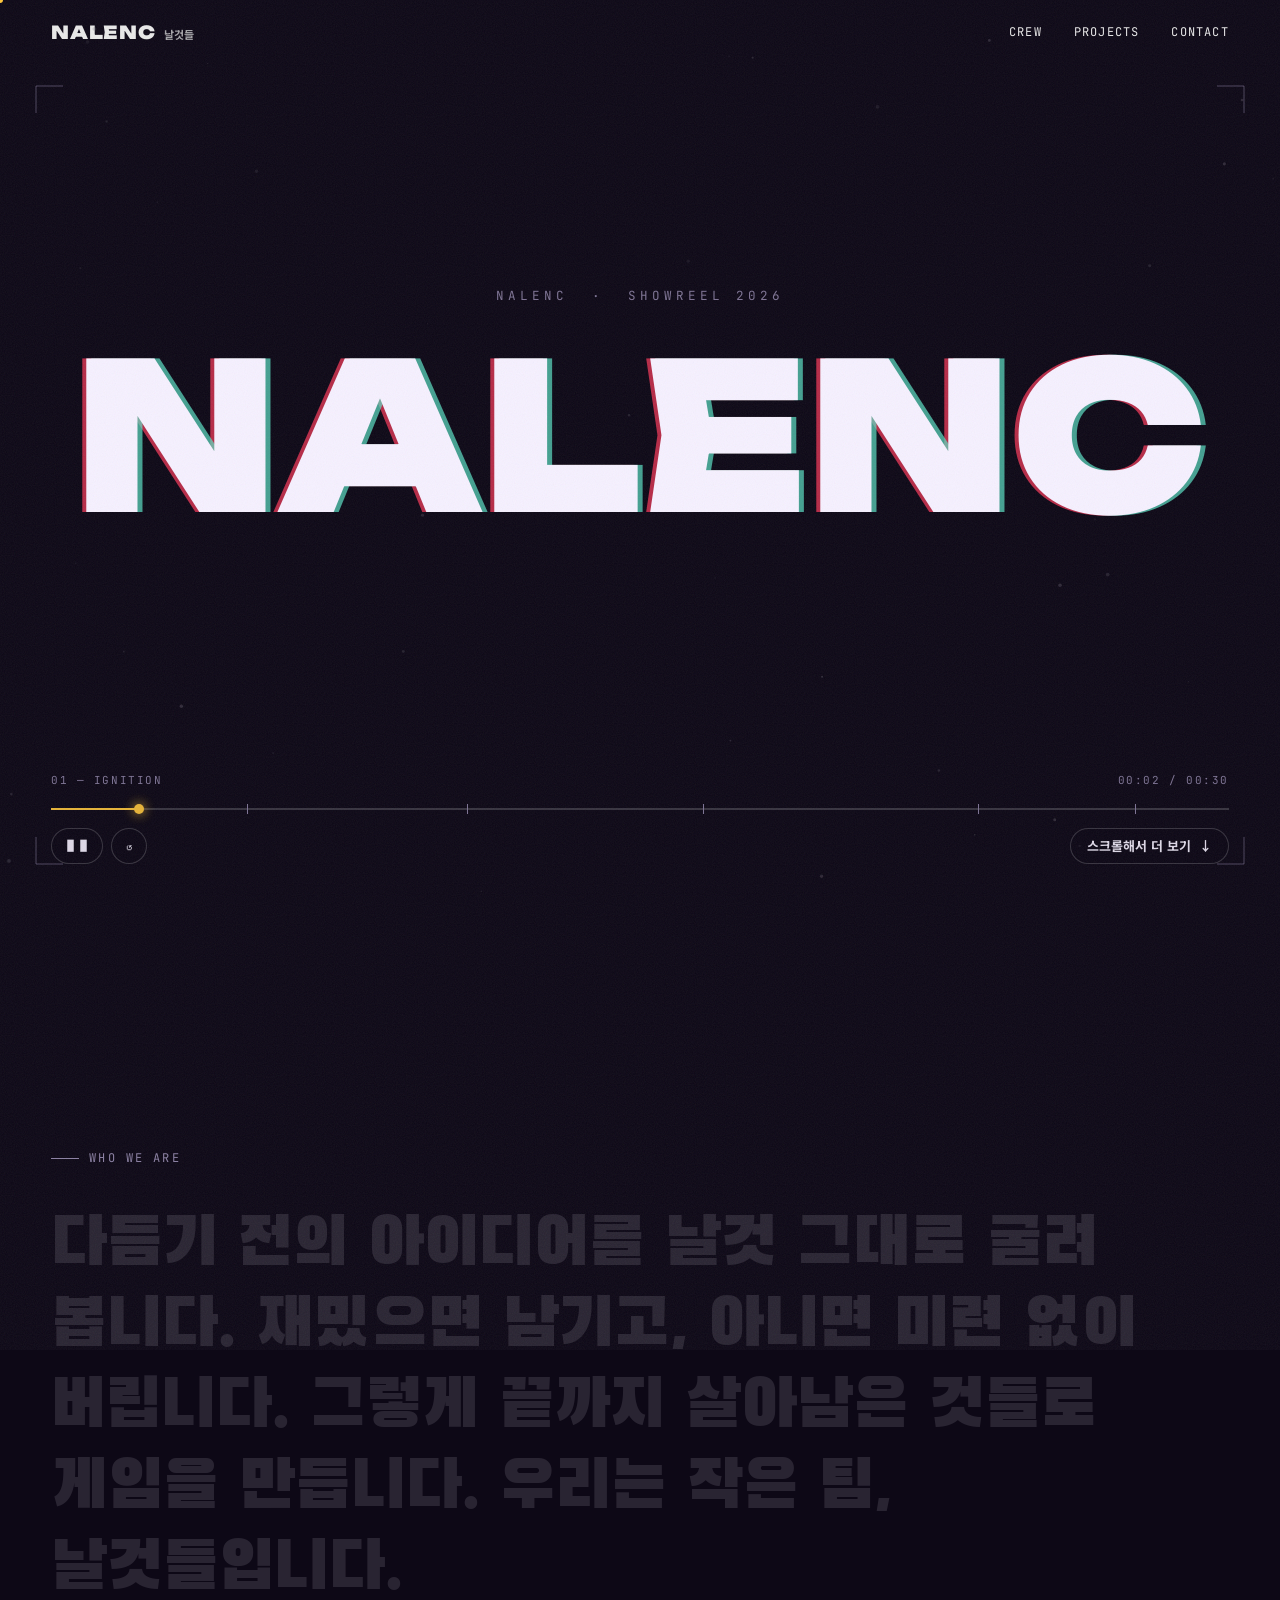
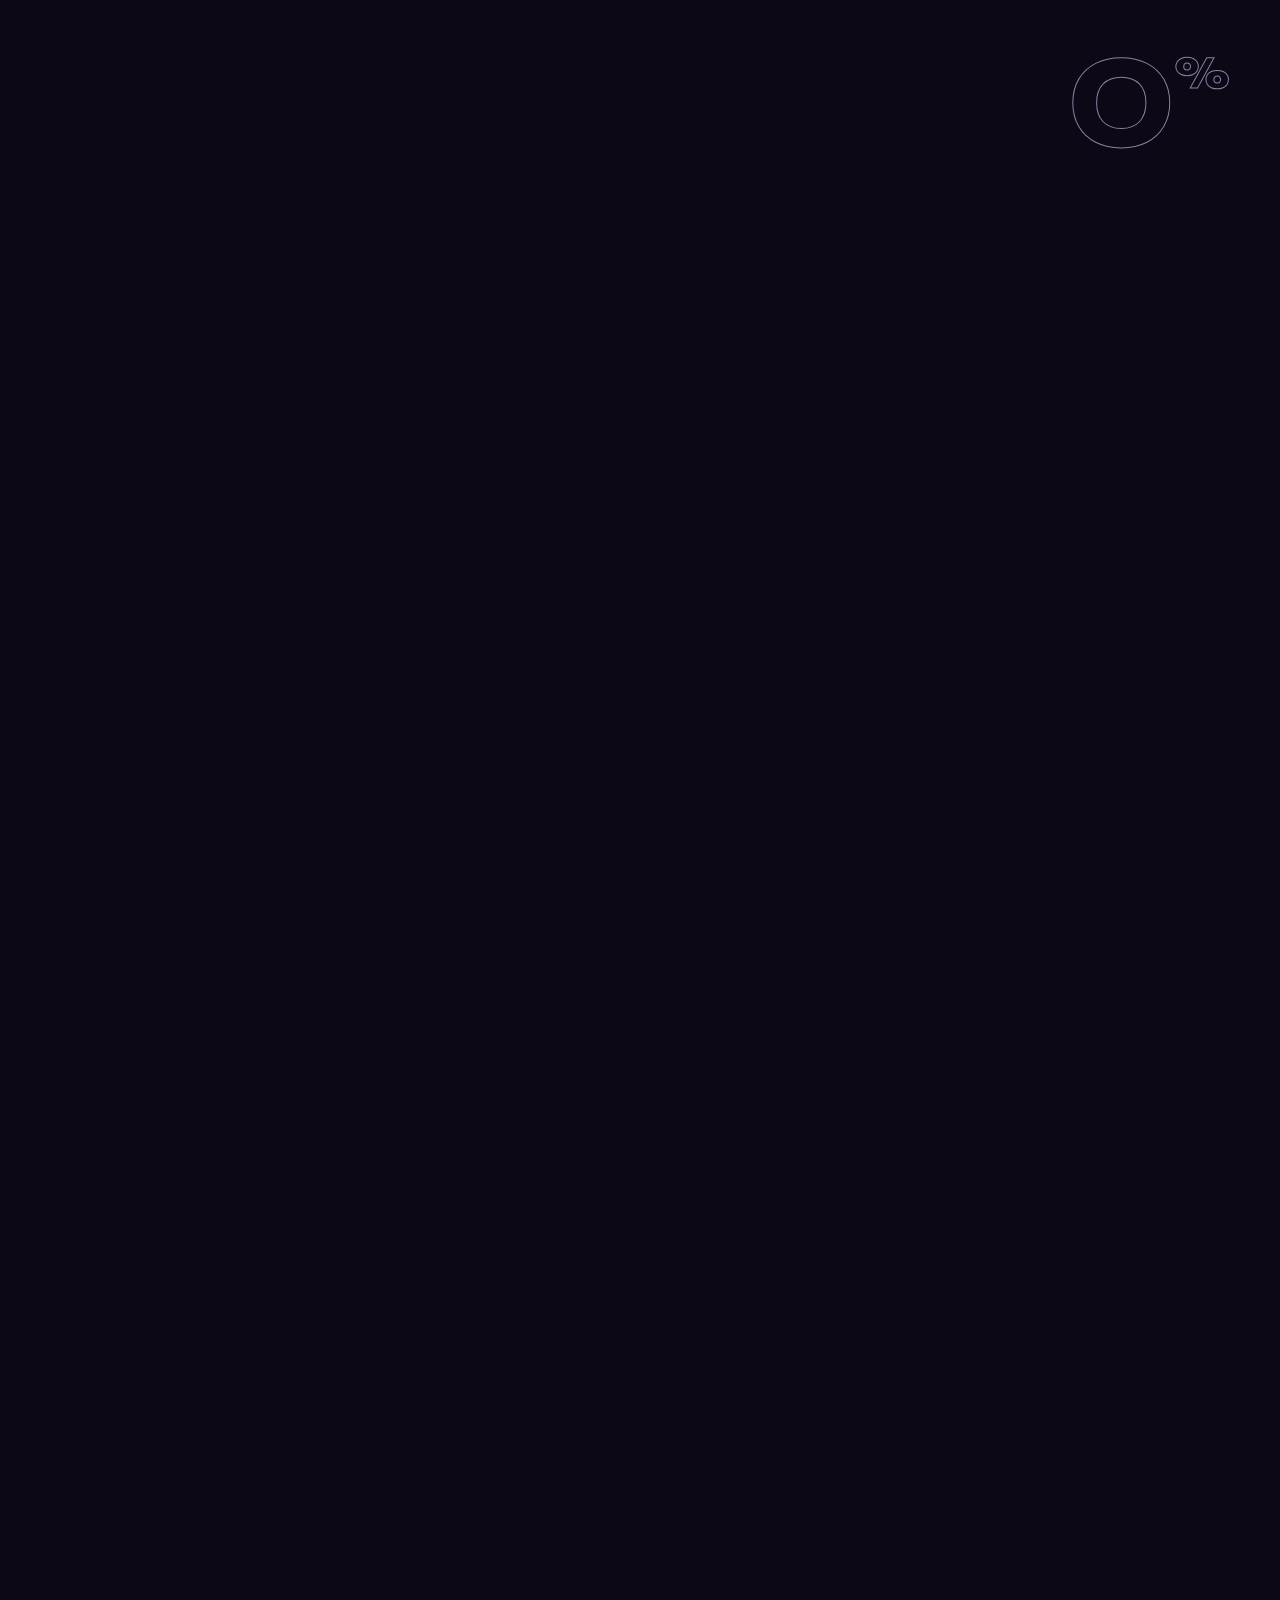
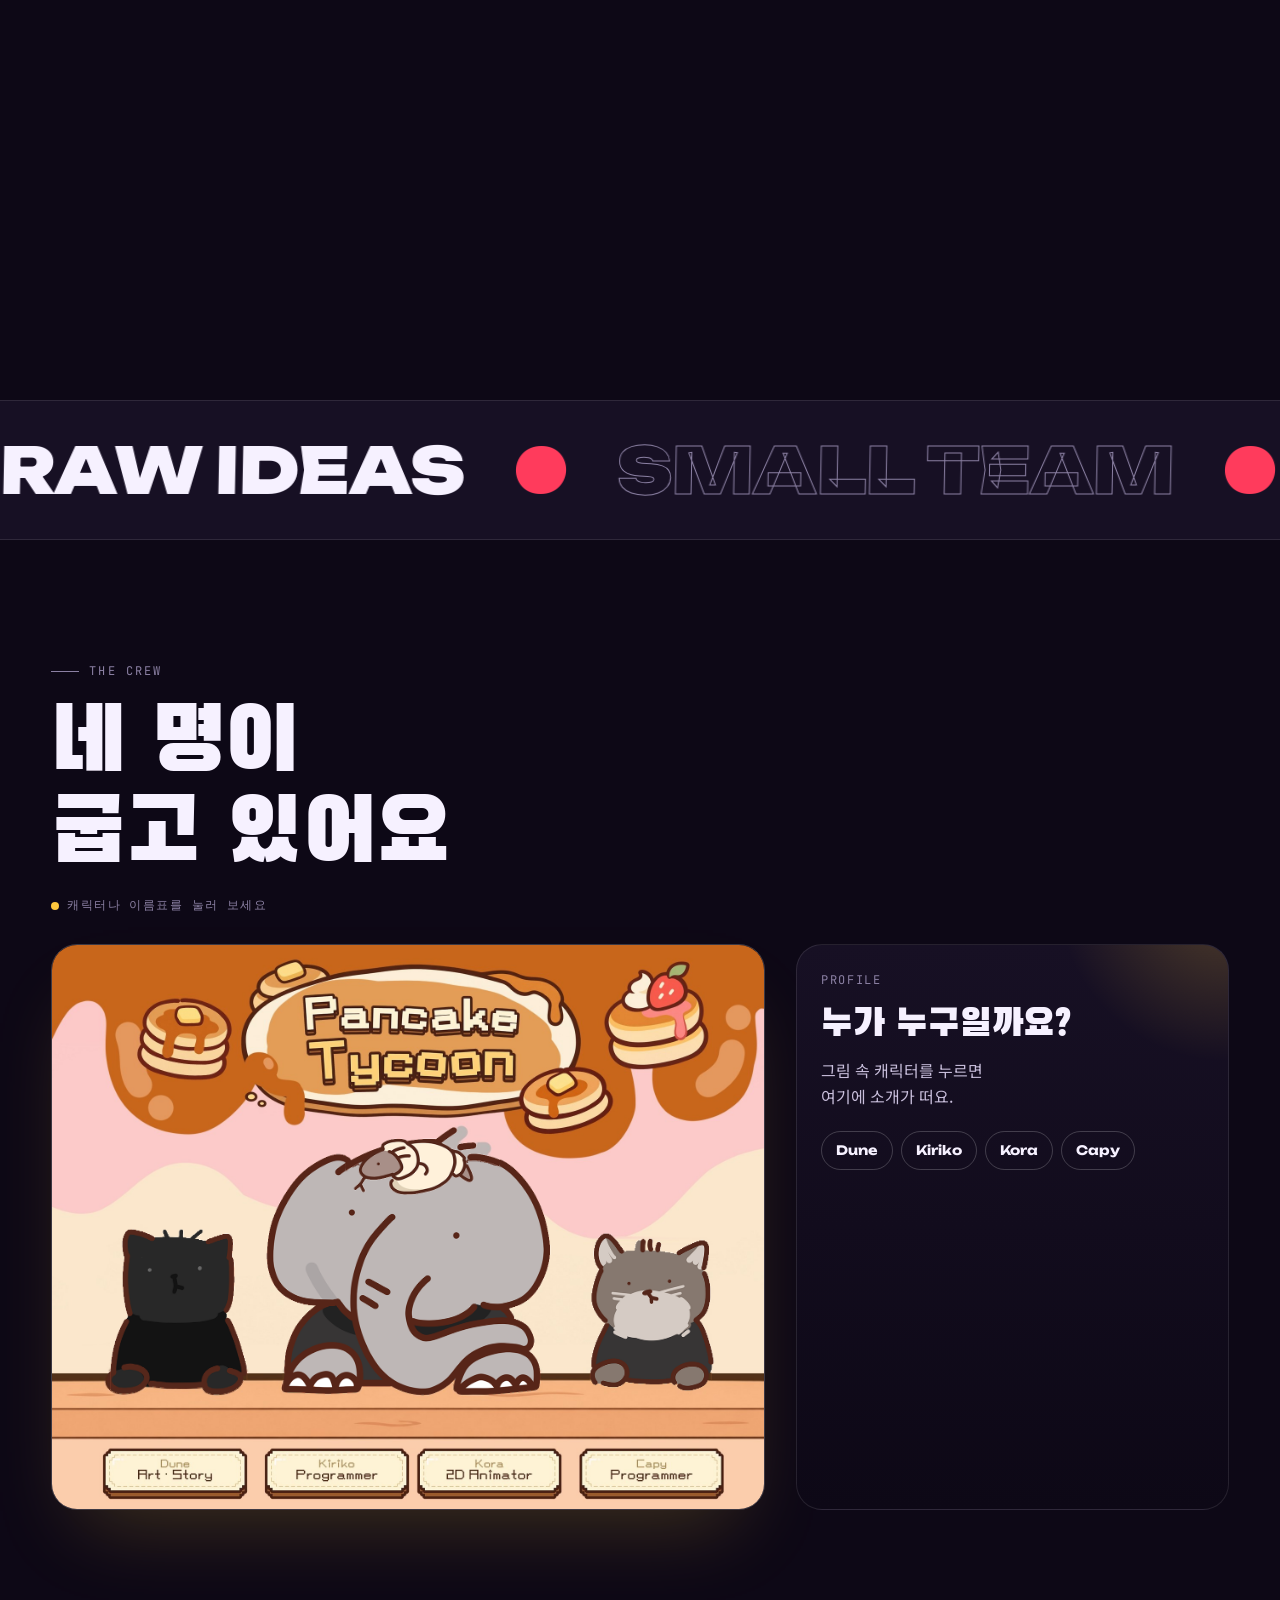
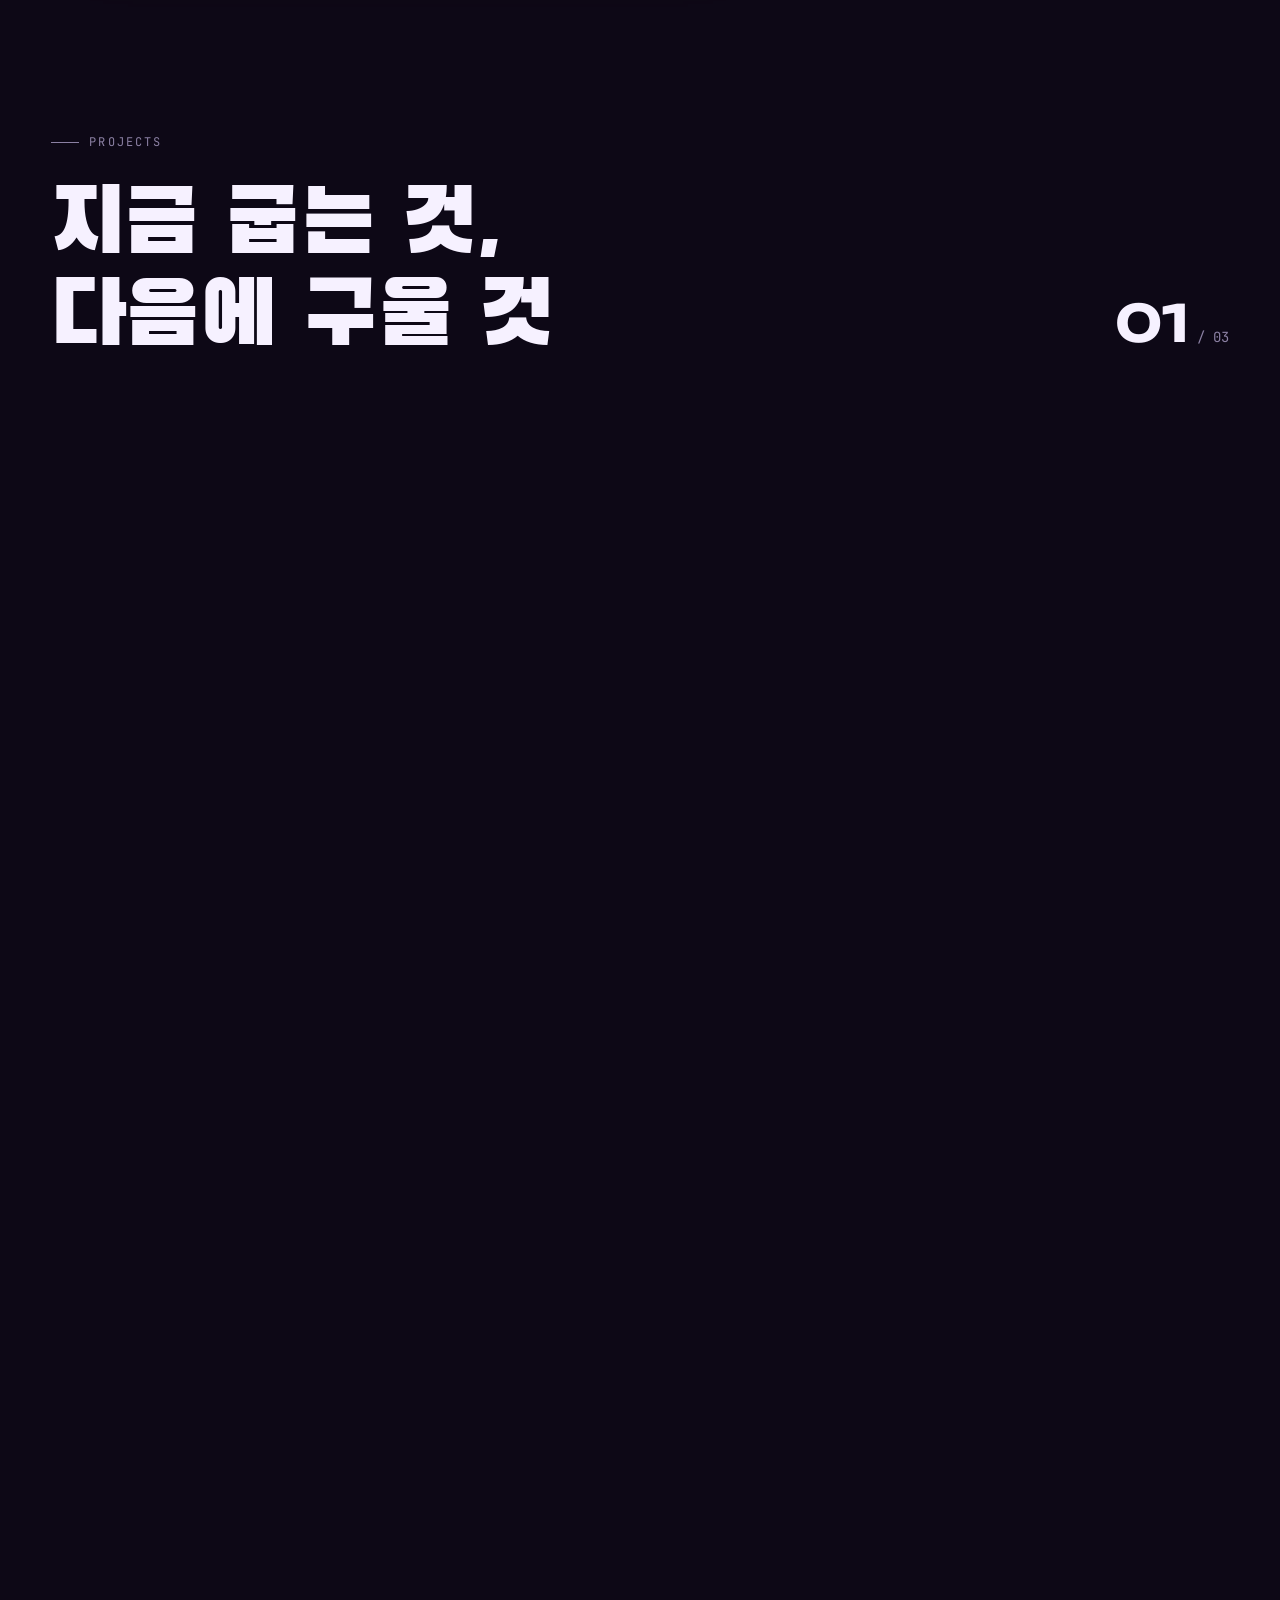
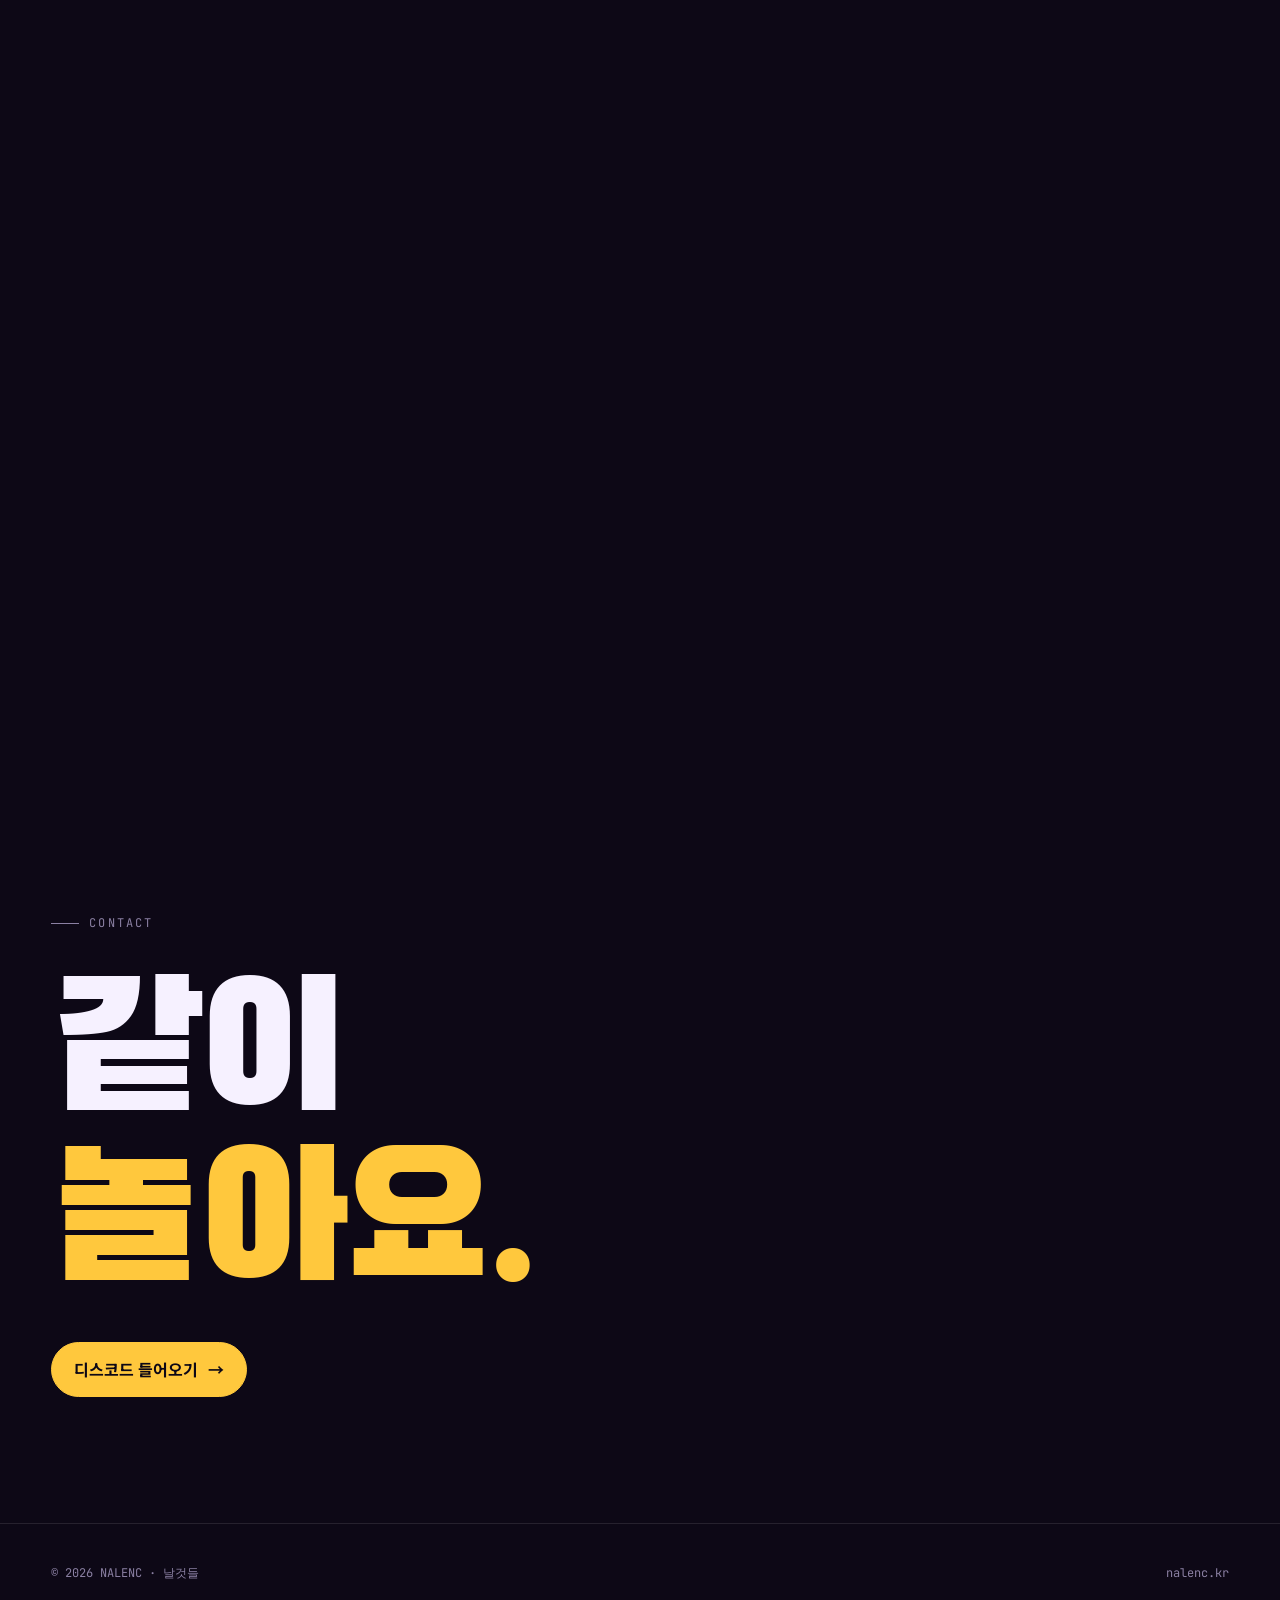
<file: index.html>
<!doctype html>
<html lang="ko">
<head>
  <meta charset="utf-8">
  <meta name="viewport" content="width=device-width, initial-scale=1">
  <title>NALENC — 날것 그대로 만드는 게임팀</title>
  <meta name="description" content="NALENC(날것들)는 작은 인디 게임팀입니다. 지금은 오리가 굽는 팬케이크 타이쿤, Pancake Tycoon 을 만들고 있어요.">
  <meta property="og:title" content="NALENC — 날것 그대로 만드는 게임팀">
  <meta property="og:description" content="오리가 굽는 팬케이크 타이쿤, Pancake Tycoon 을 만들고 있어요.">
  <link rel="canonical" href="https://nalenc.kr/">
  <meta property="og:type" content="website">
  <meta property="og:site_name" content="NALENC">
  <meta property="og:locale" content="ko_KR">
  <meta property="og:url" content="https://nalenc.kr/">
  <meta property="og:image" content="https://nalenc.kr/assets/img/duck.png">
  <meta name="twitter:card" content="summary">
  <meta name="theme-color" content="#0d0816">
  <script>document.documentElement.classList.add("js")</script>
  <link rel="icon" href="assets/img/duck.png">
  <link rel="preconnect" href="https://fonts.googleapis.com">
  <link rel="preconnect" href="https://fonts.gstatic.com" crossorigin>
  <link rel="stylesheet" href="https://fonts.googleapis.com/css2?family=Black+Han+Sans&family=JetBrains+Mono:wght@400;700&family=Noto+Sans+KR:wght@400;700;900&family=Unbounded:wght@400;700;900&display=swap">
  <link rel="stylesheet" href="assets/css/site.css">
  <link rel="stylesheet" href="assets/css/home.css">
</head>
<body>
  <div class="scroll-bar"></div>
  <div class="grain" aria-hidden="true"></div>
  <div class="cursor" aria-hidden="true"></div>
  <div class="cursor-ring" aria-hidden="true"></div>

  <header class="nav">
    <a class="logo" href="#top">NALENC<small>날것들</small></a>
    <nav class="links">
      <a href="#crew">Crew</a>
      <a href="#projects">Projects</a>
      <a href="#contact">Contact</a>
    </nav>
  </header>

  <!-- 1. 30초 인트로 -->
  <section id="top" class="reel" aria-label="NALENC 30초 쇼릴">
    <canvas id="reel" aria-hidden="true"></canvas>
    <div class="reel-ui">
      <div class="reel-meta"><span id="reel-chapter">01 — IGNITION</span><span id="reel-time">00:00 / 00:30</span></div>
      <div class="reel-bar" id="reel-bar" role="slider" aria-label="쇼릴 시간" aria-valuemin="0" aria-valuemax="30" aria-valuenow="0" tabindex="0">
        <div class="fill" id="reel-fill"></div>
        <div class="ticks" id="reel-ticks"></div>
      </div>
      <div class="reel-btns">
        <button class="rb" id="reel-play" aria-label="일시정지">❚❚</button>
        <button class="rb" id="reel-restart" aria-label="처음부터">↺</button>
        <span class="sp"></span>
        <a class="rb wide" href="#manifesto" id="reel-skip">스크롤해서 더 보기 <span class="bob">↓</span></a>
      </div>
    </div>
  </section>

  <!-- 2. 선언 — 스크롤에 맞춰 글자가 켜진다 -->
  <section id="manifesto" class="pin" data-scene="manifesto" style="--len: 300vh">
    <div class="stage">
      <p class="eyebrow">Who we are</p>
      <p class="mani" id="mani">다듬기 전의 아이디어를 날것 그대로 굴려 봅니다. 재밌으면 남기고, 아니면 미련 없이 버립니다. 그렇게 끝까지 살아남은 것들로 게임을 만듭니다. 우리는 작은 팀, 날것들입니다.</p>
      <div class="mani-count"><b id="mani-n">0</b><span>%</span></div>
    </div>
  </section>

  <div class="marquee" aria-hidden="true">
    <div class="track">
      <span>RAW IDEAS</span><span class="dot">●</span><span class="o">SMALL TEAM</span><span class="dot">●</span><span class="y">BIG FLIP</span><span class="dot">●</span><span>날것 그대로</span><span class="dot">●</span>
      <span>RAW IDEAS</span><span class="dot">●</span><span class="o">SMALL TEAM</span><span class="dot">●</span><span class="y">BIG FLIP</span><span class="dot">●</span><span>날것 그대로</span><span class="dot">●</span>
    </div>
  </div>

  <!-- 3. 팀 — 통짜 그림 위에 오려낸 캐릭터를 겹쳐, 숨쉬기(IDLE) · 누르면 반응 + 정보 카드 -->
  <section id="crew" class="crew">
    <div class="crew-head">
      <p class="eyebrow" data-reveal>The crew</p>
      <h2 class="big" data-reveal style="--d:.08s">네 명이<br>굽고 있어요</h2>
      <p class="crew-hint" data-reveal style="--d:.16s">캐릭터나 이름표를 눌러 보세요</p>
    </div>
    <div class="crew-wrap" data-reveal style="--d:.2s">
      <div class="scene" id="scene">
        <img class="scene-bg" src="assets/img/crew-scene/stage.jpg" width="1672" height="1326" alt="Pancake Tycoon 팀 — 왼쪽부터 Dune(검은 고양이), Kiriko(코끼리, 머리 위에 Kora 고라니), Capy(회색 고양이)" loading="lazy">
        <button class="actor" data-who="kiriko" style="left:29.605%;top:31.674%;width:41.866%;height:48.643%" aria-label="Kiriko 소개 보기"><img src="assets/img/crew-scene/kiriko-stage.png" alt=""><img class="ol" src="assets/img/crew-scene/kiriko-stage-ol.png" alt=""><span class="act soap" aria-hidden="true"><i style="--tx:84%;--ty:30%;--s:14%;--dl:0s"></i><i style="--tx:104%;--ty:44%;--s:9%;--dl:0.3s"></i><i style="--tx:76%;--ty:12%;--s:11%;--dl:0.6s"></i><i style="--tx:112%;--ty:22%;--s:16%;--dl:0.9s"></i><i style="--tx:94%;--ty:4%;--s:8%;--dl:1.2s"></i><i style="--tx:70%;--ty:34%;--s:12%;--dl:1.5s"></i><i style="--tx:108%;--ty:8%;--s:10%;--dl:1.8s"></i><i style="--tx:88%;--ty:50%;--s:13%;--dl:2.1s"></i></span></button>
        <button class="actor" data-who="dune" style="left:8.074%;top:50.452%;width:19.318%;height:29.412%" aria-label="Dune 소개 보기"><img src="assets/img/crew-scene/dune.png" alt=""><img class="ol" src="assets/img/crew-scene/dune-ol.png" alt=""><span class="act" aria-hidden="true"><img class="p body" src="assets/img/crew-scene/dune-body.png" alt=""><span class="eye"></span><span class="eye r"></span><img class="p paw" src="assets/img/crew-scene/dune-paw-l.png" alt=""><img class="p paw r" src="assets/img/crew-scene/dune-paw-r.png" alt=""><span class="kb"></span><span class="tk"><i>타닥</i><i>탁!</i><i>다다닥</i><i>탁탁</i></span></span></button>
        <button class="actor" data-who="capy" style="left:75.478%;top:51.131%;width:17.524%;height:28.054%" aria-label="Capy 소개 보기"><img src="assets/img/crew-scene/capy.png" alt=""><img class="ol" src="assets/img/crew-scene/capy-ol.png" alt=""><span class="act" aria-hidden="true"><img class="p boss" src="assets/img/crew-scene/capy-boss.svg" alt=""><img class="p boss-ol" src="assets/img/crew-scene/capy-boss-ol.png" alt=""></span></button>
        <button class="actor" data-who="kora" style="left:41.268%;top:32.278%;width:21.531%;height:12.066%" aria-label="Kora 소개 보기"><img src="assets/img/crew-scene/kora.png" alt=""><img class="ol" src="assets/img/crew-scene/kora-ol.png" alt=""><span class="act scream" aria-hidden="true">끄아아아아악!!</span></button>
        <span class="zz" aria-hidden="true"><i>z</i><i>z</i><i>Z</i></span>
        <button class="plate" data-who="dune" style="left:7.3%;top:89.37%;width:20.04%;height:8.82%" aria-label="Dune 이름표"></button>
        <button class="plate" data-who="kiriko" style="left:29.9%;top:89.37%;width:20.1%;height:8.82%" aria-label="Kiriko 이름표"></button>
        <button class="plate" data-who="kora" style="left:51.44%;top:89.37%;width:20.1%;height:8.82%" aria-label="Kora 이름표"></button>
        <button class="plate" data-who="capy" style="left:74.16%;top:89.37%;width:20.16%;height:8.82%" aria-label="Capy 이름표"></button>
        <div class="bubble" id="crew-bubble" aria-hidden="true"></div>
      </div>
      <aside class="profile" id="profile" aria-live="polite">
        <div class="pf-empty">
          <p class="pf-k">PROFILE</p>
          <p class="pf-big">누가 누구일까요?</p>
          <p class="pf-sub">그림 속 캐릭터를 누르면<br>여기에 소개가 떠요.</p>
          <div class="pf-chips"><button data-who="dune">Dune</button><button data-who="kiriko">Kiriko</button><button data-who="kora">Kora</button><button data-who="capy">Capy</button></div>
        </div>
        <div class="pf-card" hidden>
          <div class="pf-art"><img alt=""></div>
          <h3 class="pf-name"></h3>
          <p class="pf-role"></p>
          <p class="pf-line"></p>
          <div class="pf-nav"><button class="rb" data-step="-1" aria-label="이전 팀원">←</button><button class="rb" data-step="1" aria-label="다음 팀원">→</button><span class="sp"></span><button class="rb" data-close aria-label="닫기">✕</button></div>
        </div>
      </aside>
    </div>
  </section>

  <!-- 4. 프로젝트 -->
  <section id="projects" class="pin" data-scene="projects" style="--len: 260vh">
    <div class="stage proj-stage">
      <div class="proj-head">
        <p class="eyebrow">Projects</p>
        <h2 class="big">지금 굽는 것,<br>다음에 구울 것</h2>
        <p class="proj-count"><b id="proj-n">01</b> / 03</p>
      </div>
      <div class="proj-grid">
        <a class="proj live" href="projects/pancake-tycoon/index.html" style="--i:0">
          <div class="thumb pt">
            <div class="pan"></div>
            <img src="assets/img/duck.png" alt="Pancake Tycoon 의 오리 주인공">
          </div>
          <div class="meta">
            <span class="no">01</span>
            <h3>Pancake Tycoon</h3>
            <p>오리가 굽는 B급 팬케이크 타이쿤</p>
            <span class="state live">개발 중 · 출시 준비</span>
          </div>
          <span class="go" aria-hidden="true">→</span>
        </a>
        <div class="proj soon" aria-disabled="true" style="--i:1">
          <div class="thumb ch"><div class="eye"><i></i></div></div>
          <div class="meta">
            <span class="no">02</span>
            <h3>Circle Horror</h3>
            <p>&nbsp;</p>
            <span class="state">Coming Soon</span>
          </div>
          <button class="go" disabled aria-label="Circle Horror — Coming Soon">✕</button>
        </div>
        <div class="proj soon" aria-disabled="true" style="--i:2">
          <div class="thumb dp"><span>!</span><span>!</span><span>!</span></div>
          <div class="meta">
            <span class="no">03</span>
            <h3>Duck Please!</h3>
            <p>&nbsp;</p>
            <span class="state">Coming Soon</span>
          </div>
          <button class="go" disabled aria-label="Duck Please! — Coming Soon">✕</button>
        </div>
      </div>
    </div>
  </section>

  <!-- 5. 연락 -->
  <section id="contact" class="contact">
    <p class="eyebrow" data-reveal>Contact</p>
    <h2 class="huge" data-reveal style="--d:.1s">같이<br><span class="y">놀아요.</span></h2>
    <div class="contact-row" data-reveal style="--d:.2s">
      <a class="btn solid" href="https://discord.gg/ESYRkx5bnr" target="_blank" rel="noopener">디스코드 들어오기 <span class="arr">→</span></a>
    </div>
  </section>

  <footer class="footer">
    <span>© 2026 NALENC · 날것들</span>
    <span class="sp"></span>
    <span>nalenc.kr</span>
  </footer>

  <script src="assets/js/reel.js"></script>
  <script src="assets/js/site.js"></script>
  <script src="assets/js/crew.js"></script>
</body>
</html>
</file>
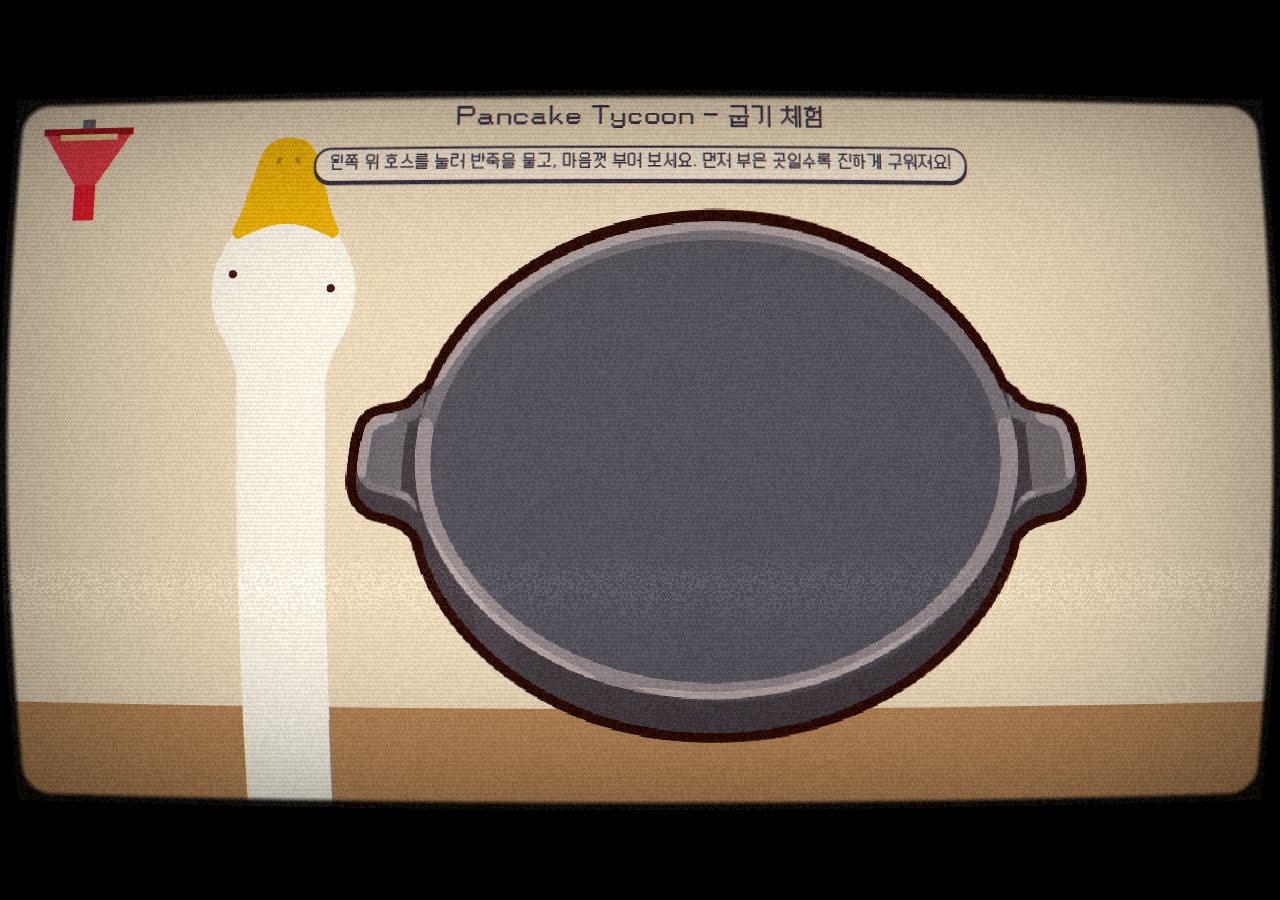
<file: play/pancake-tycoon/index.html>
<!DOCTYPE html>
<html lang="ko">
	<head>
		<meta charset="utf-8">
		<meta name="viewport" content="width=device-width, user-scalable=no, initial-scale=1.0">
		<title>Pancake Tycoon</title>
		<style>
html, body, #canvas {
	margin: 0;
	padding: 0;
	border: 0;
}

body {
	color: white;
	background-color: black;
	overflow: hidden;
	touch-action: none;
}

#canvas {
	display: block;
}

#canvas:focus {
	outline: none;
}

#status, #status-splash, #status-progress {
	position: absolute;
	left: 0;
	right: 0;
}

#status, #status-splash {
	top: 0;
	bottom: 0;
}

#status {
	background-color: #242424;
	display: flex;
	flex-direction: column;
	justify-content: center;
	align-items: center;
	visibility: hidden;
}

#status-splash {
	max-height: 100%;
	max-width: 100%;
	margin: auto;
}

#status-splash.show-image--false {
	display: none;
}

#status-splash.fullsize--true {
	height: 100%;
	width: 100%;
	object-fit: contain;
}

#status-splash.use-filter--false {
	image-rendering: pixelated;
}

#status-progress, #status-notice {
	display: none;
}

#status-progress {
	bottom: 10%;
	width: 50%;
	margin: 0 auto;
}

#status-notice {
	background-color: #5b3943;
	border-radius: 0.5rem;
	border: 1px solid #9b3943;
	color: #e0e0e0;
	font-family: 'Noto Sans', 'Droid Sans', Arial, sans-serif;
	line-height: 1.3;
	margin: 0 2rem;
	overflow: hidden;
	padding: 1rem;
	text-align: center;
	z-index: 1;
}
		</style>
		<link id="-gd-engine-icon" rel="icon" type="image/png" href="index.icon.png" />
<link rel="apple-touch-icon" href="index.apple-touch-icon.png"/>

	</head>
	<body>
		<canvas id="canvas">
			Your browser does not support the canvas tag.
		</canvas>

		<noscript>
			Your browser does not support JavaScript.
		</noscript>

		<div id="status">
			<img id="status-splash" class="show-image--true fullsize--true use-filter--true" src="index.png" alt="">
			<progress id="status-progress"></progress>
			<div id="status-notice"></div>
		</div>

		<script>
// 백그라운드로 가면 소리를 멈추고, 돌아오면 다시 켠다 — Godot 웹 엔진이 직접 하지 않아서 여기서 한다.
// Godot 에서 다시 내보내면 이 부분이 사라지니, 내보내기 설정 HTML > Head Include 에도 넣어 둘 것.
(function () {
	const AC = window.AudioContext || window.webkitAudioContext;
	if (!AC) return;
	const ctxs = [];
	const paused = new WeakSet();
	function Wrapped(opts) {
		const ctx = new AC(opts);
		ctxs.push(ctx);
		return ctx;
	}
	Wrapped.prototype = AC.prototype;
	window.AudioContext = Wrapped;
	if (window.webkitAudioContext) window.webkitAudioContext = Wrapped;
	function sync() {
		const hidden = document.visibilityState === 'hidden';
		ctxs.forEach(function (ctx) {
			if (hidden) {
				if (ctx.state === 'running') { paused.add(ctx); ctx.suspend(); }
			} else if (paused.has(ctx)) {
				paused.delete(ctx);
				ctx.resume();
			}
		});
	}
	document.addEventListener('visibilitychange', sync);
	window.addEventListener('pagehide', function () { ctxs.forEach(function (ctx) { if (ctx.state === 'running') { paused.add(ctx); ctx.suspend(); } }); });
	window.addEventListener('pageshow', sync);
}());
		</script>
		<script src="index.js"></script>
		<script>
const GODOT_CONFIG = {"args":[],"canvasResizePolicy":2,"emscriptenPoolSize":8,"ensureCrossOriginIsolationHeaders":true,"executable":"index","experimentalVK":false,"fileSizes":{"index.pck":41625956,"index.wasm":39514754},"focusCanvas":true,"gdextensionLibs":[],"godotPoolSize":4};
const GODOT_THREADS_ENABLED = false;
const engine = new Engine(GODOT_CONFIG);

(function () {
	const statusOverlay = document.getElementById('status');
	const statusProgress = document.getElementById('status-progress');
	const statusNotice = document.getElementById('status-notice');

	let initializing = true;
	let statusMode = '';

	function setStatusMode(mode) {
		if (statusMode === mode || !initializing) {
			return;
		}
		if (mode === 'hidden') {
			statusOverlay.remove();
			initializing = false;
			return;
		}
		statusOverlay.style.visibility = 'visible';
		statusProgress.style.display = mode === 'progress' ? 'block' : 'none';
		statusNotice.style.display = mode === 'notice' ? 'block' : 'none';
		statusMode = mode;
	}

	function setStatusNotice(text) {
		while (statusNotice.lastChild) {
			statusNotice.removeChild(statusNotice.lastChild);
		}
		const lines = text.split('\n');
		lines.forEach((line) => {
			statusNotice.appendChild(document.createTextNode(line));
			statusNotice.appendChild(document.createElement('br'));
		});
	}

	function displayFailureNotice(err) {
		console.error(err);
		if (err instanceof Error) {
			setStatusNotice(err.message);
		} else if (typeof err === 'string') {
			setStatusNotice(err);
		} else {
			setStatusNotice('An unknown error occurred.');
		}
		setStatusMode('notice');
		initializing = false;
	}

	const missing = Engine.getMissingFeatures({
		threads: GODOT_THREADS_ENABLED,
	});

	if (missing.length !== 0) {
		if (GODOT_CONFIG['serviceWorker'] && GODOT_CONFIG['ensureCrossOriginIsolationHeaders'] && 'serviceWorker' in navigator) {
			let serviceWorkerRegistrationPromise;
			try {
				serviceWorkerRegistrationPromise = navigator.serviceWorker.getRegistration();
			} catch (err) {
				serviceWorkerRegistrationPromise = Promise.reject(new Error('Service worker registration failed.'));
			}
			// There's a chance that installing the service worker would fix the issue
			Promise.race([
				serviceWorkerRegistrationPromise.then((registration) => {
					if (registration != null) {
						return Promise.reject(new Error('Service worker already exists.'));
					}
					return registration;
				}).then(() => engine.installServiceWorker()),
				// For some reason, `getRegistration()` can stall
				new Promise((resolve) => {
					setTimeout(() => resolve(), 2000);
				}),
			]).then(() => {
				// Reload if there was no error.
				window.location.reload();
			}).catch((err) => {
				console.error('Error while registering service worker:', err);
			});
		} else {
			// Display the message as usual
			const missingMsg = 'Error\nThe following features required to run Godot projects on the Web are missing:\n';
			displayFailureNotice(missingMsg + missing.join('\n'));
		}
	} else {
		setStatusMode('progress');
		engine.startGame({
			'onProgress': function (current, total) {
				if (current > 0 && total > 0) {
					statusProgress.value = current;
					statusProgress.max = total;
				} else {
					statusProgress.removeAttribute('value');
					statusProgress.removeAttribute('max');
				}
			},
		}).then(() => {
			setStatusMode('hidden');
		}, displayFailureNotice);
	}
}());
		</script>
	</body>
</html>
</file>
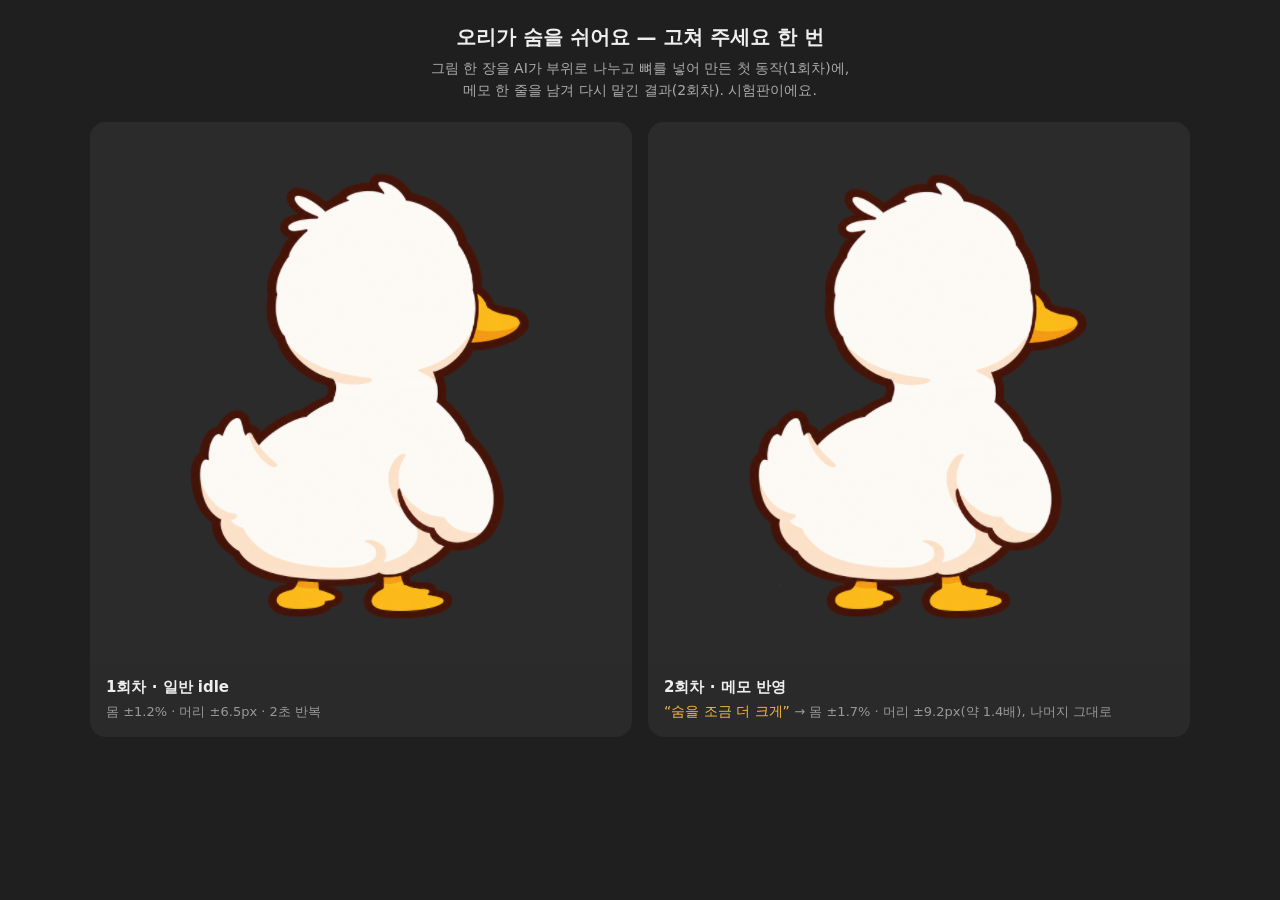
<file: play/spine-duck/index.html>
<!doctype html>
<!-- TODO(Kiriko): Spine 시험 임시 페이지(2026-11-19) — 나중에 이 폴더(play/spine-duck/) 통째로 + projects/pancake-tycoon/index.html 의 #spine-test 칸을 같이 지울 것 -->
<html lang="ko">
<head>
  <meta charset="utf-8">
  <meta name="viewport" content="width=device-width, initial-scale=1">
  <title>오리 숨쉬기 · 1회차 vs 2회차</title>
  <style>
    :root { color-scheme: dark; }
    * { box-sizing: border-box; }
    body { margin: 0; min-height: 100vh; background: #1f1f1f; color: #eee; font-family: system-ui, -apple-system, "Segoe UI", "Apple SD Gothic Neo", "Malgun Gothic", sans-serif; display: flex; flex-direction: column; align-items: center; padding: 24px 16px 32px; }
    h1 { font-size: 20px; margin: 0 0 6px; max-width: 100%; text-align: center; word-break: keep-all; }
    p.sub { margin: 0 0 20px; color: #aaa; font-size: 14px; text-align: center; line-height: 1.6; max-width: 100%; word-break: keep-all; }
    .pair { display: flex; gap: 16px; width: 100%; max-width: 1100px; }
    figure { flex: 1 1 0; min-width: 0; margin: 0; background: #2a2a2a; border-radius: 16px; overflow: hidden; }
    figure iframe { display: block; width: 100%; aspect-ratio: 1 / 1; border: 0; }
    figcaption { padding: 12px 16px 14px; font-size: 14px; line-height: 1.55; }
    figcaption b { display: block; font-size: 15px; margin-bottom: 2px; }
    .memo { color: #f5b942; }
    .muted { color: #999; font-size: 13px; }
    @media (max-width: 700px) { .pair { flex-direction: column; } figure { flex: none; } p.sub br { display: none; } }
  </style>
</head>
<body>
  <h1>오리가 숨을 쉬어요 — 고쳐 주세요 한 번</h1>
  <p class="sub">그림 한 장을 AI가 부위로 나누고 뼈를 넣어 만든 첫 동작(1회차)에, <br>메모 한 줄을 남겨 다시 맡긴 결과(2회차). 시험판이에요.</p>
  <div class="pair">
    <figure>
      <iframe src="round1.html" title="1회차 — 일반 idle"></iframe>
      <figcaption><b>1회차 · 일반 idle</b><span class="muted">몸 ±1.2% · 머리 ±6.5px · 2초 반복</span></figcaption>
    </figure>
    <figure>
      <iframe src="round2.html" title="2회차 — 메모 반영"></iframe>
      <figcaption><b>2회차 · 메모 반영</b><span class="memo">“숨을 조금 더 크게”</span> <span class="muted">→ 몸 ±1.7% · 머리 ±9.2px(약 1.4배), 나머지 그대로</span></figcaption>
    </figure>
  </div>
</body>
</html>
</file>
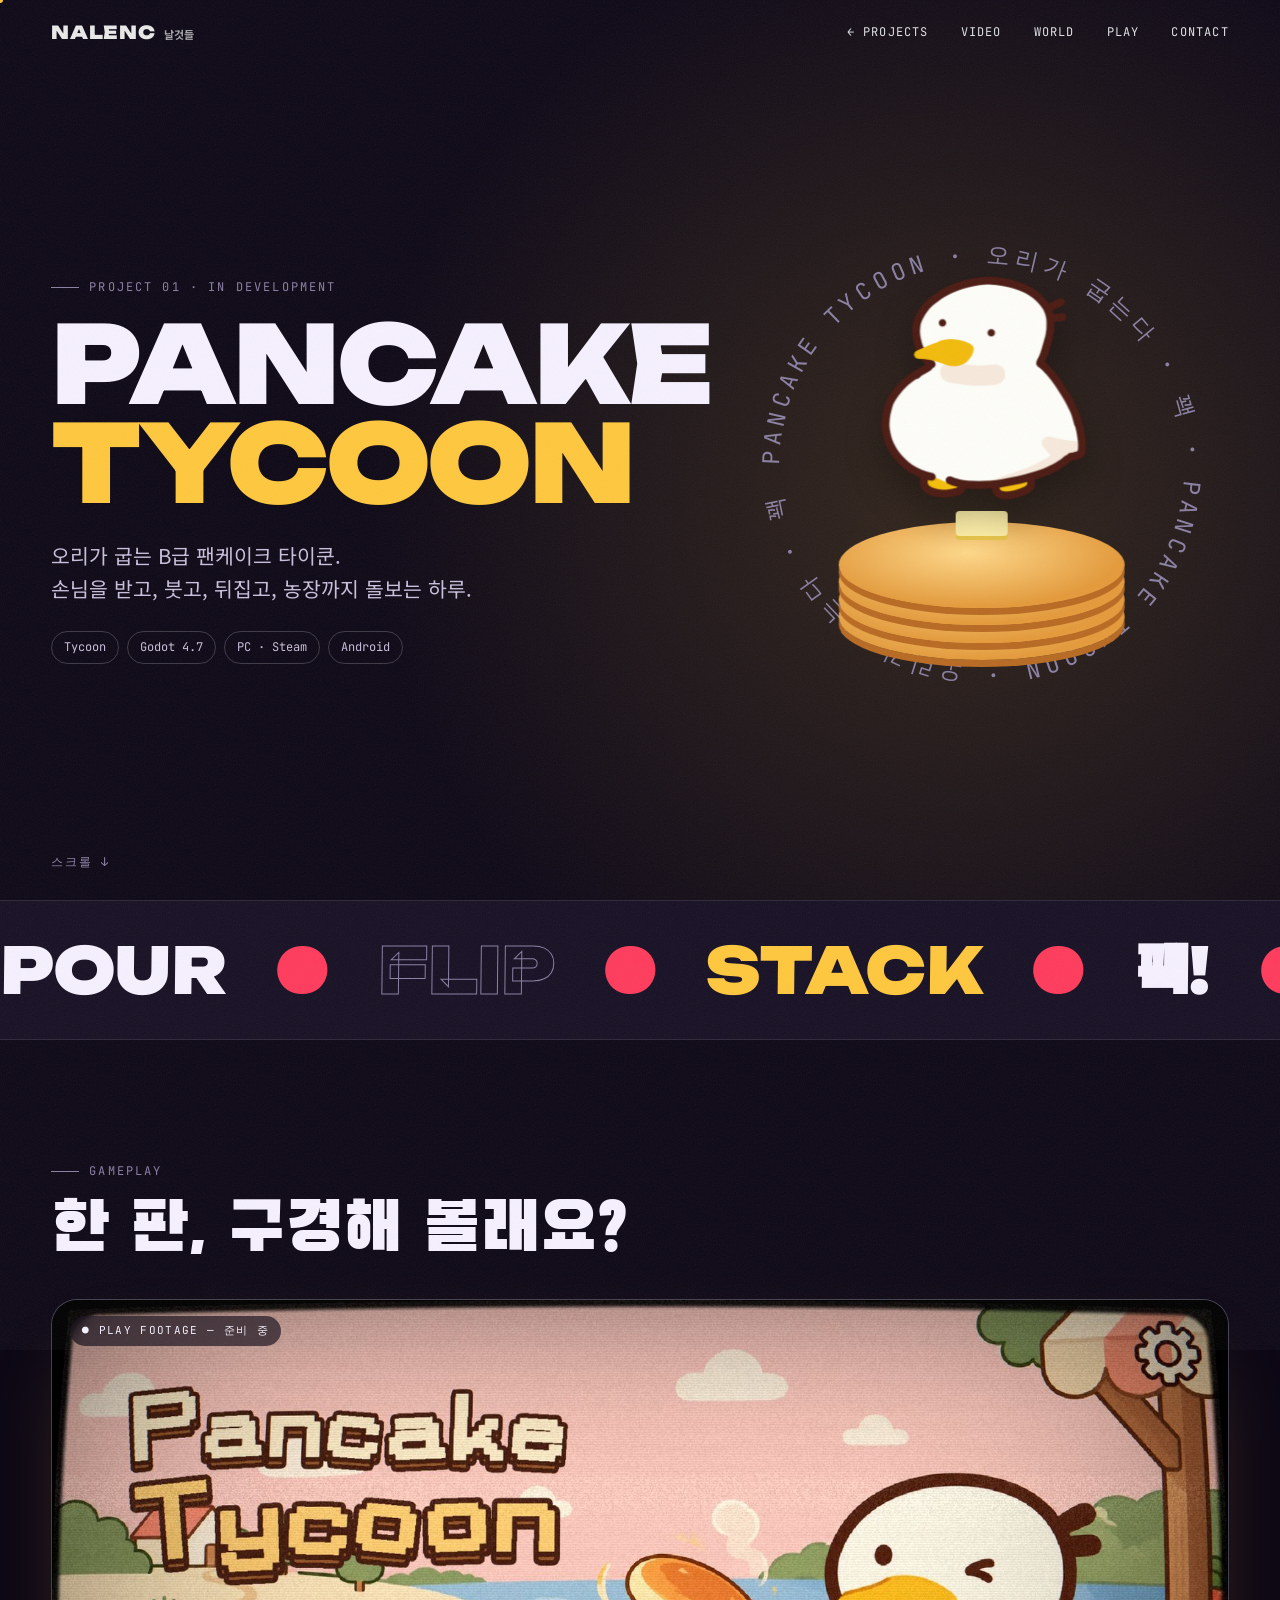
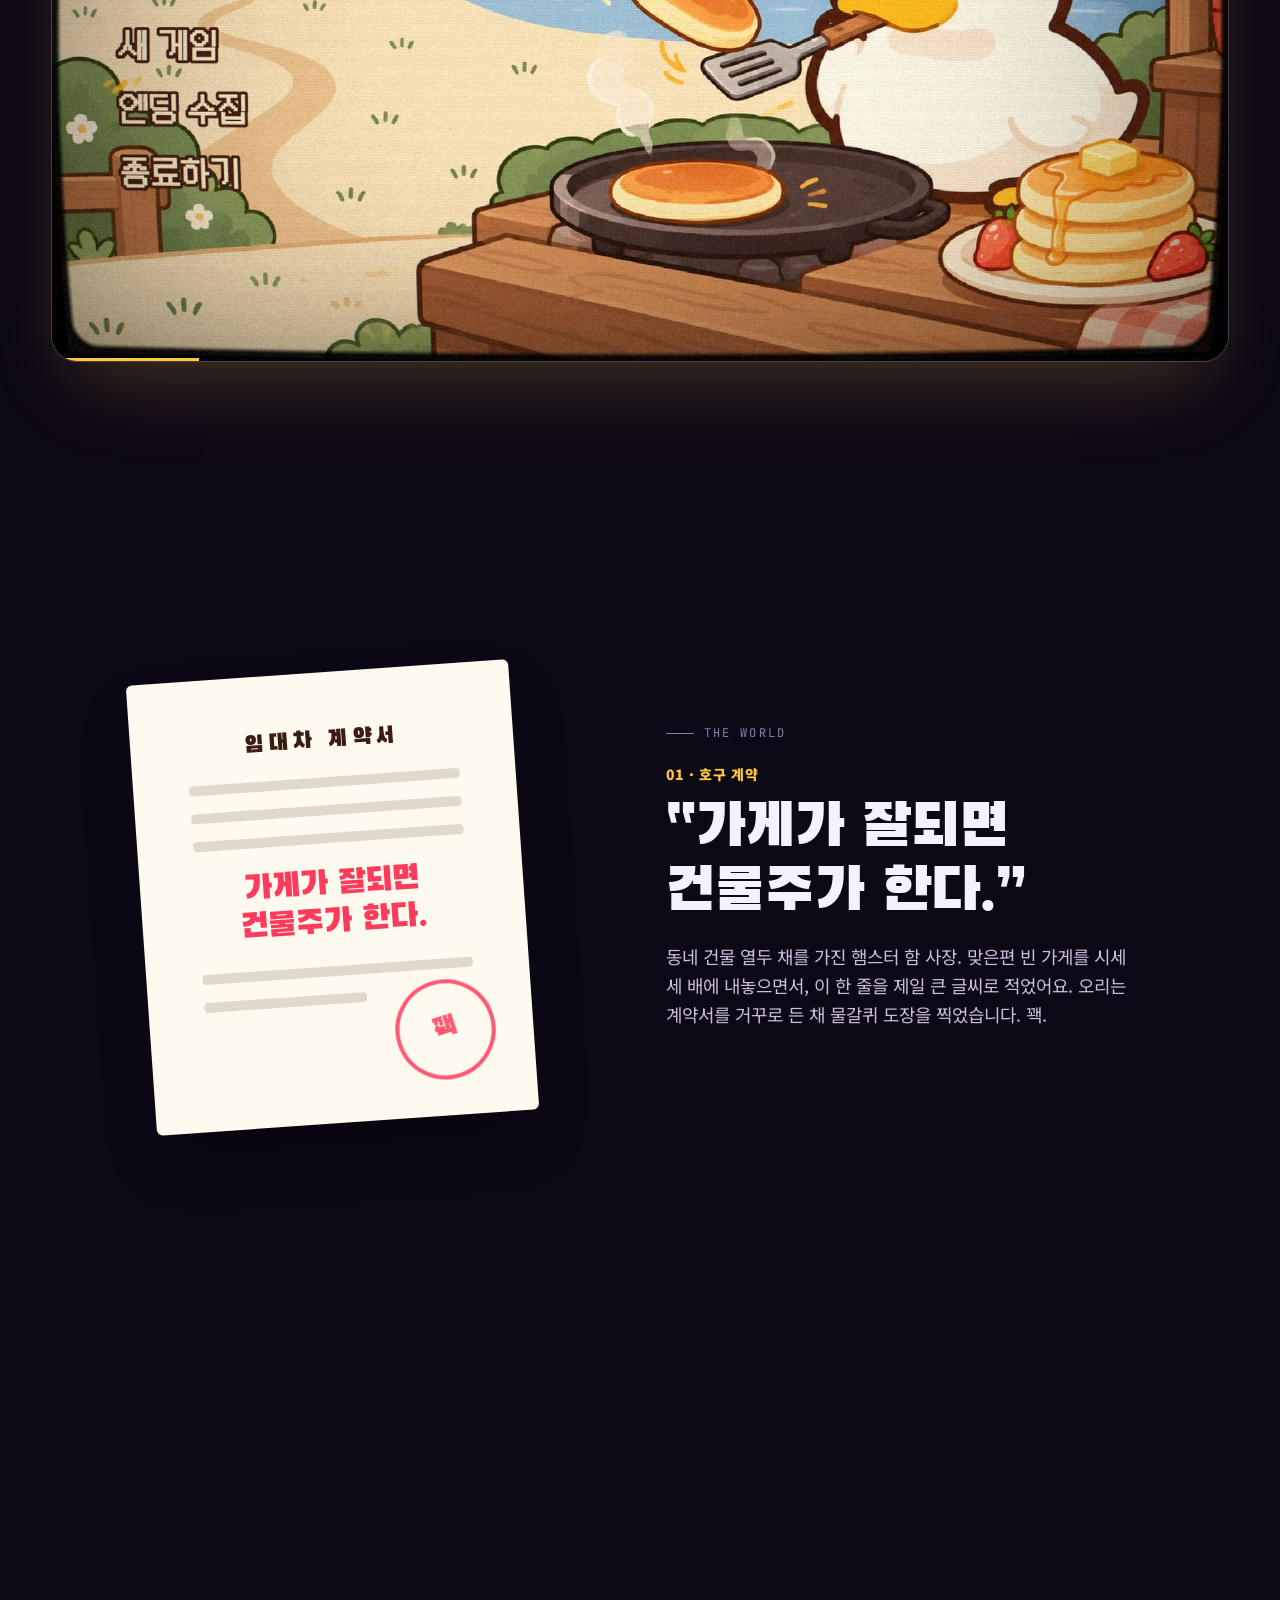
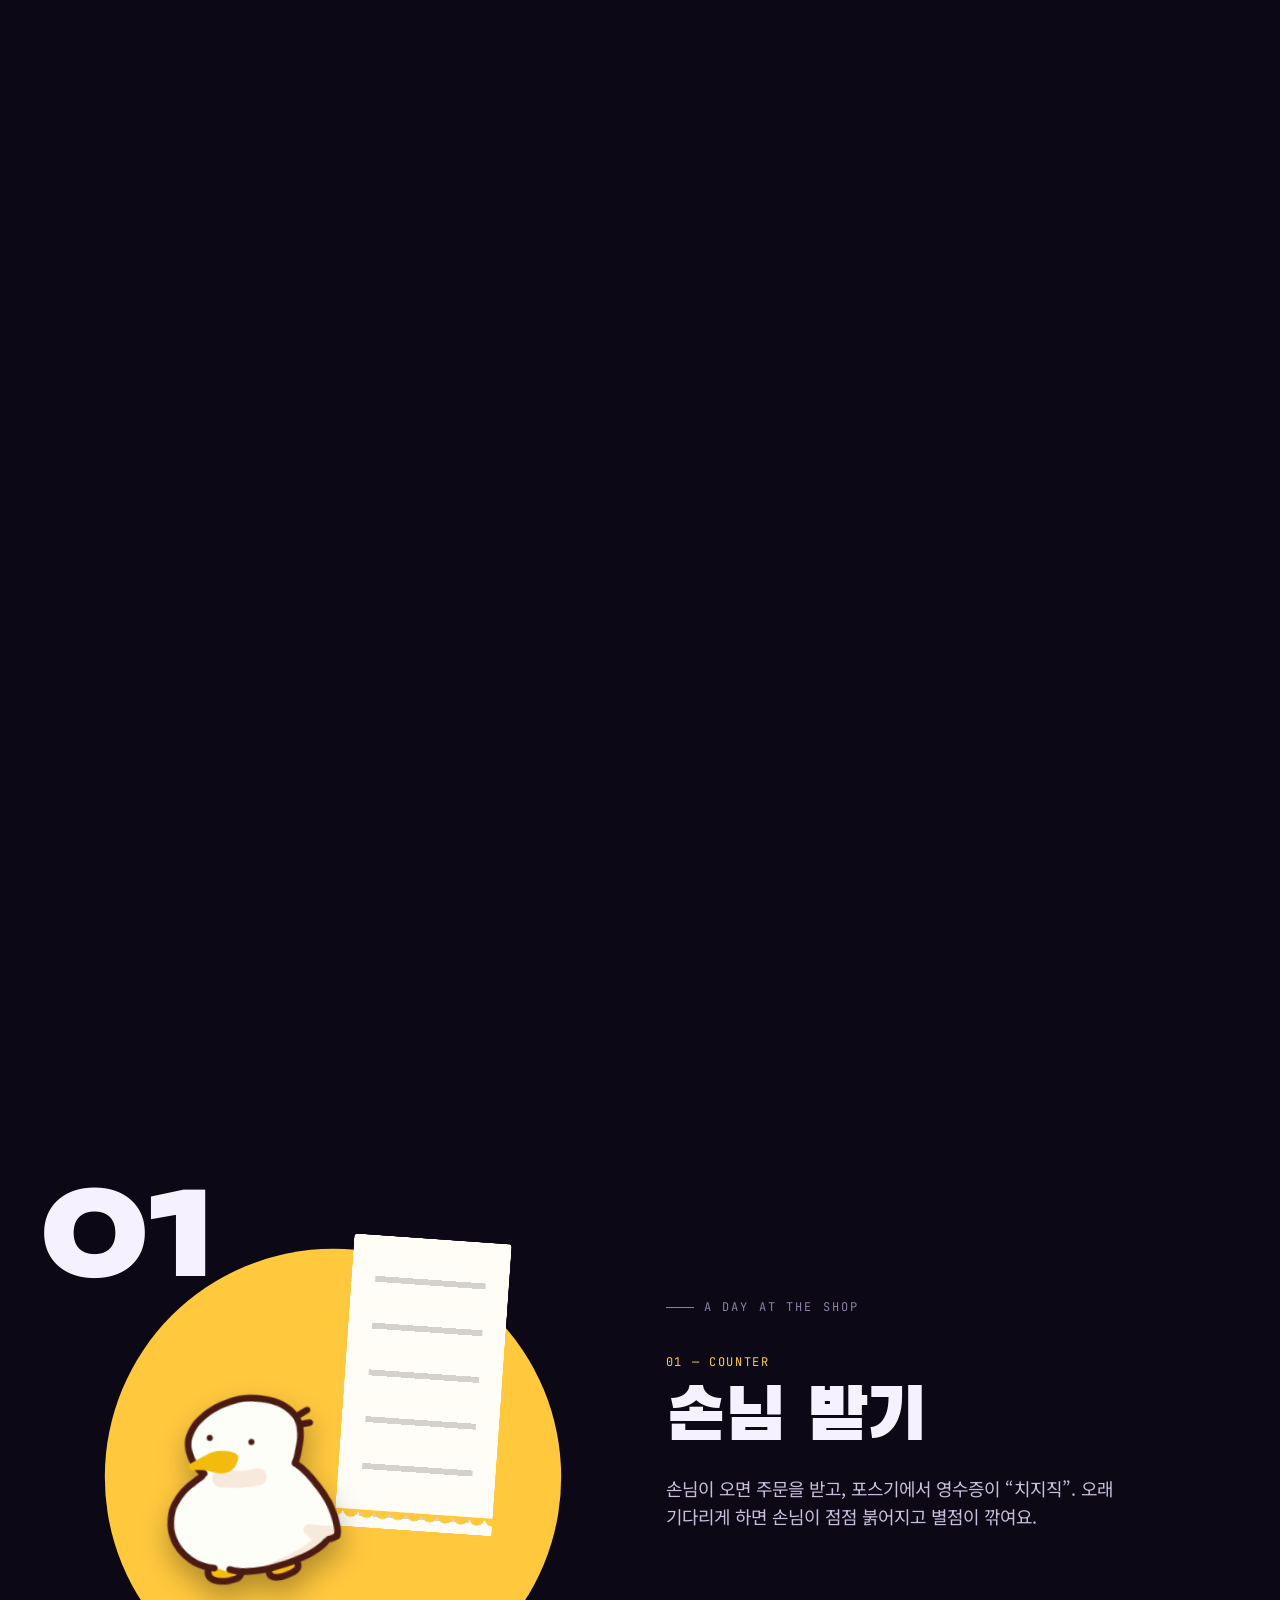
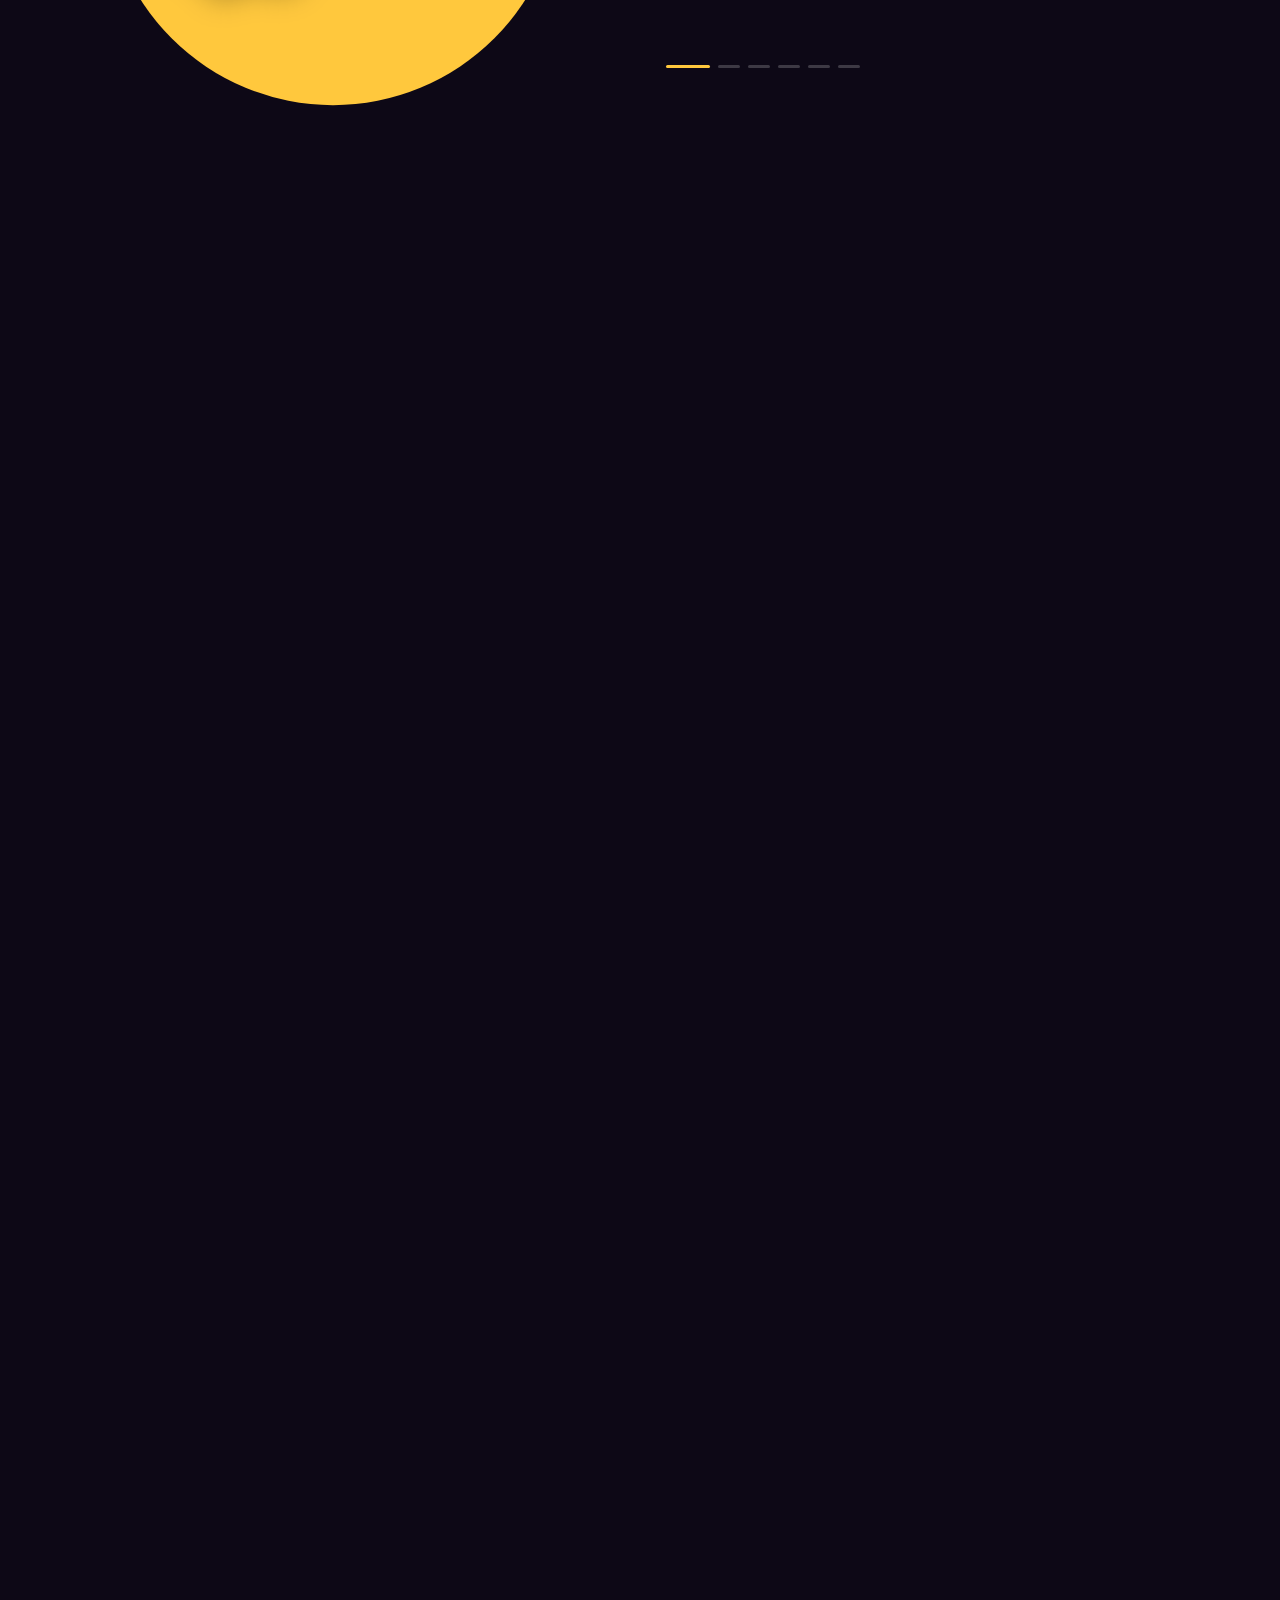
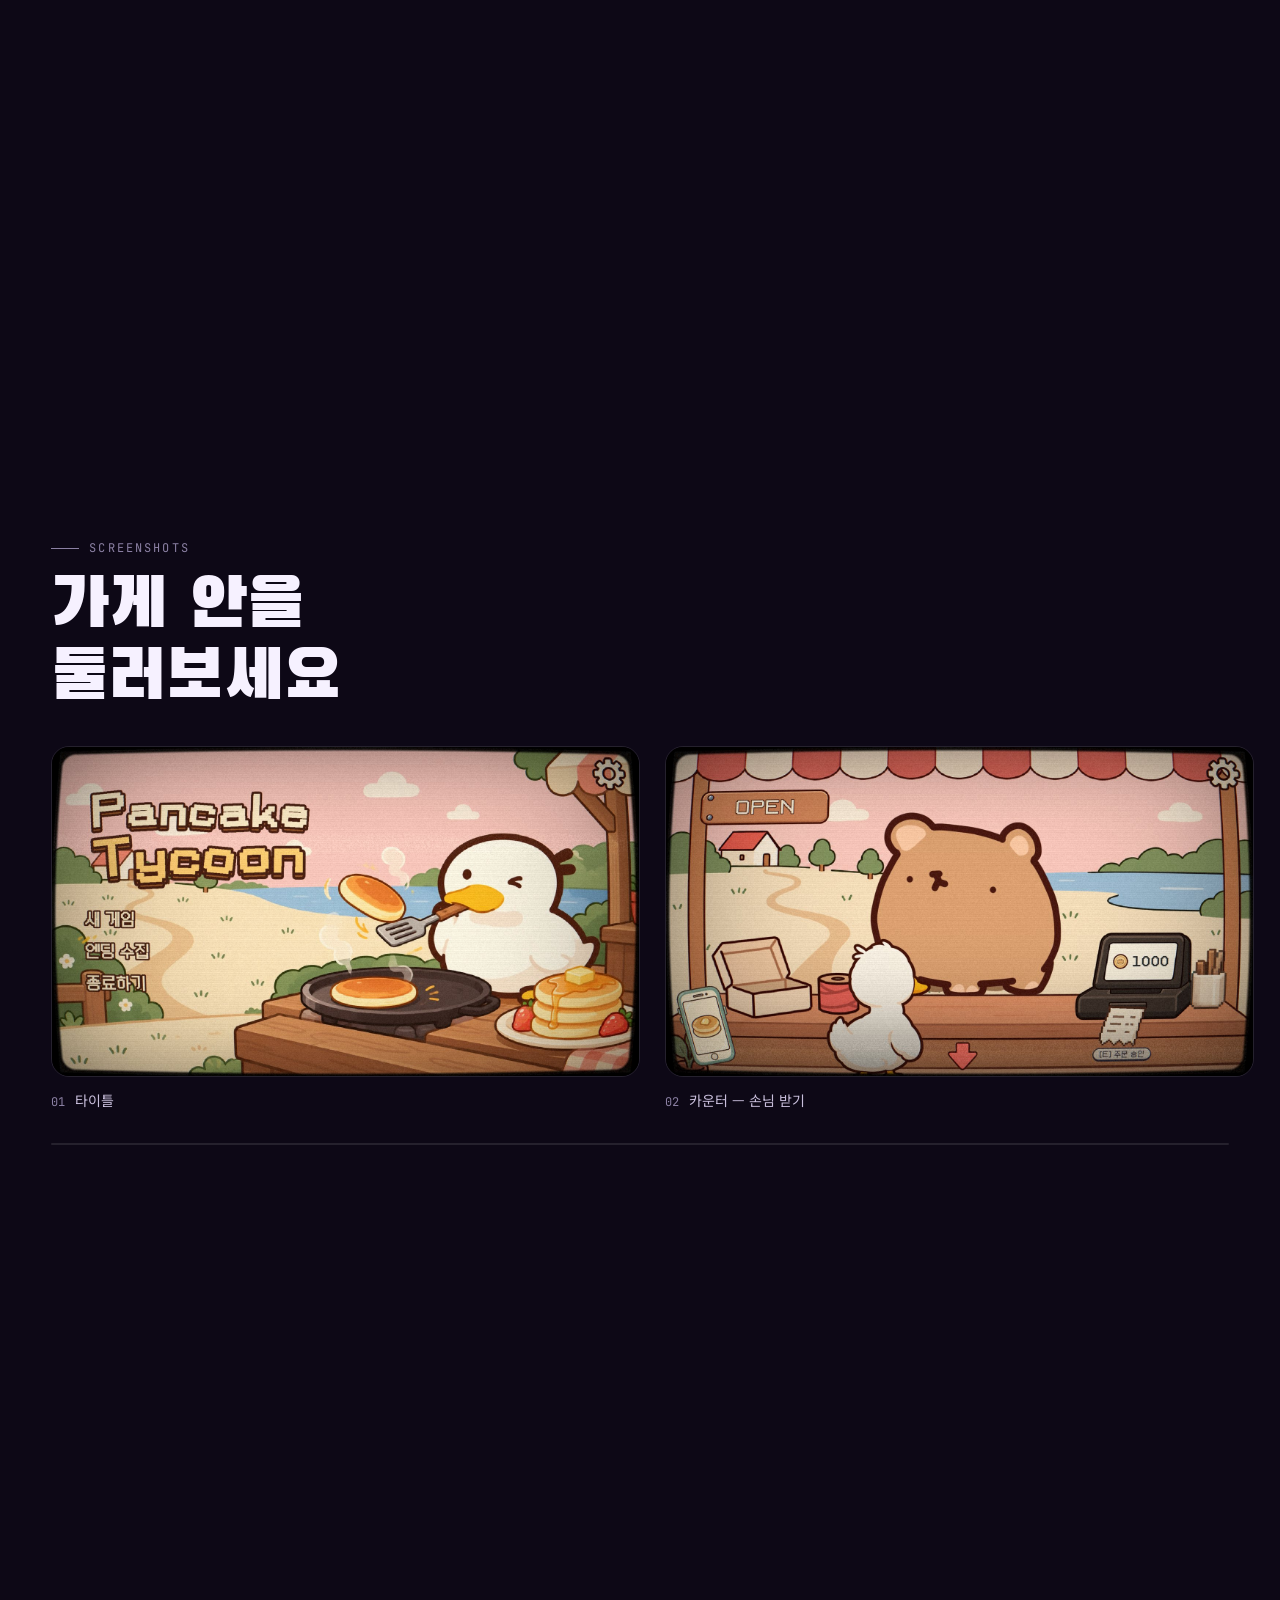
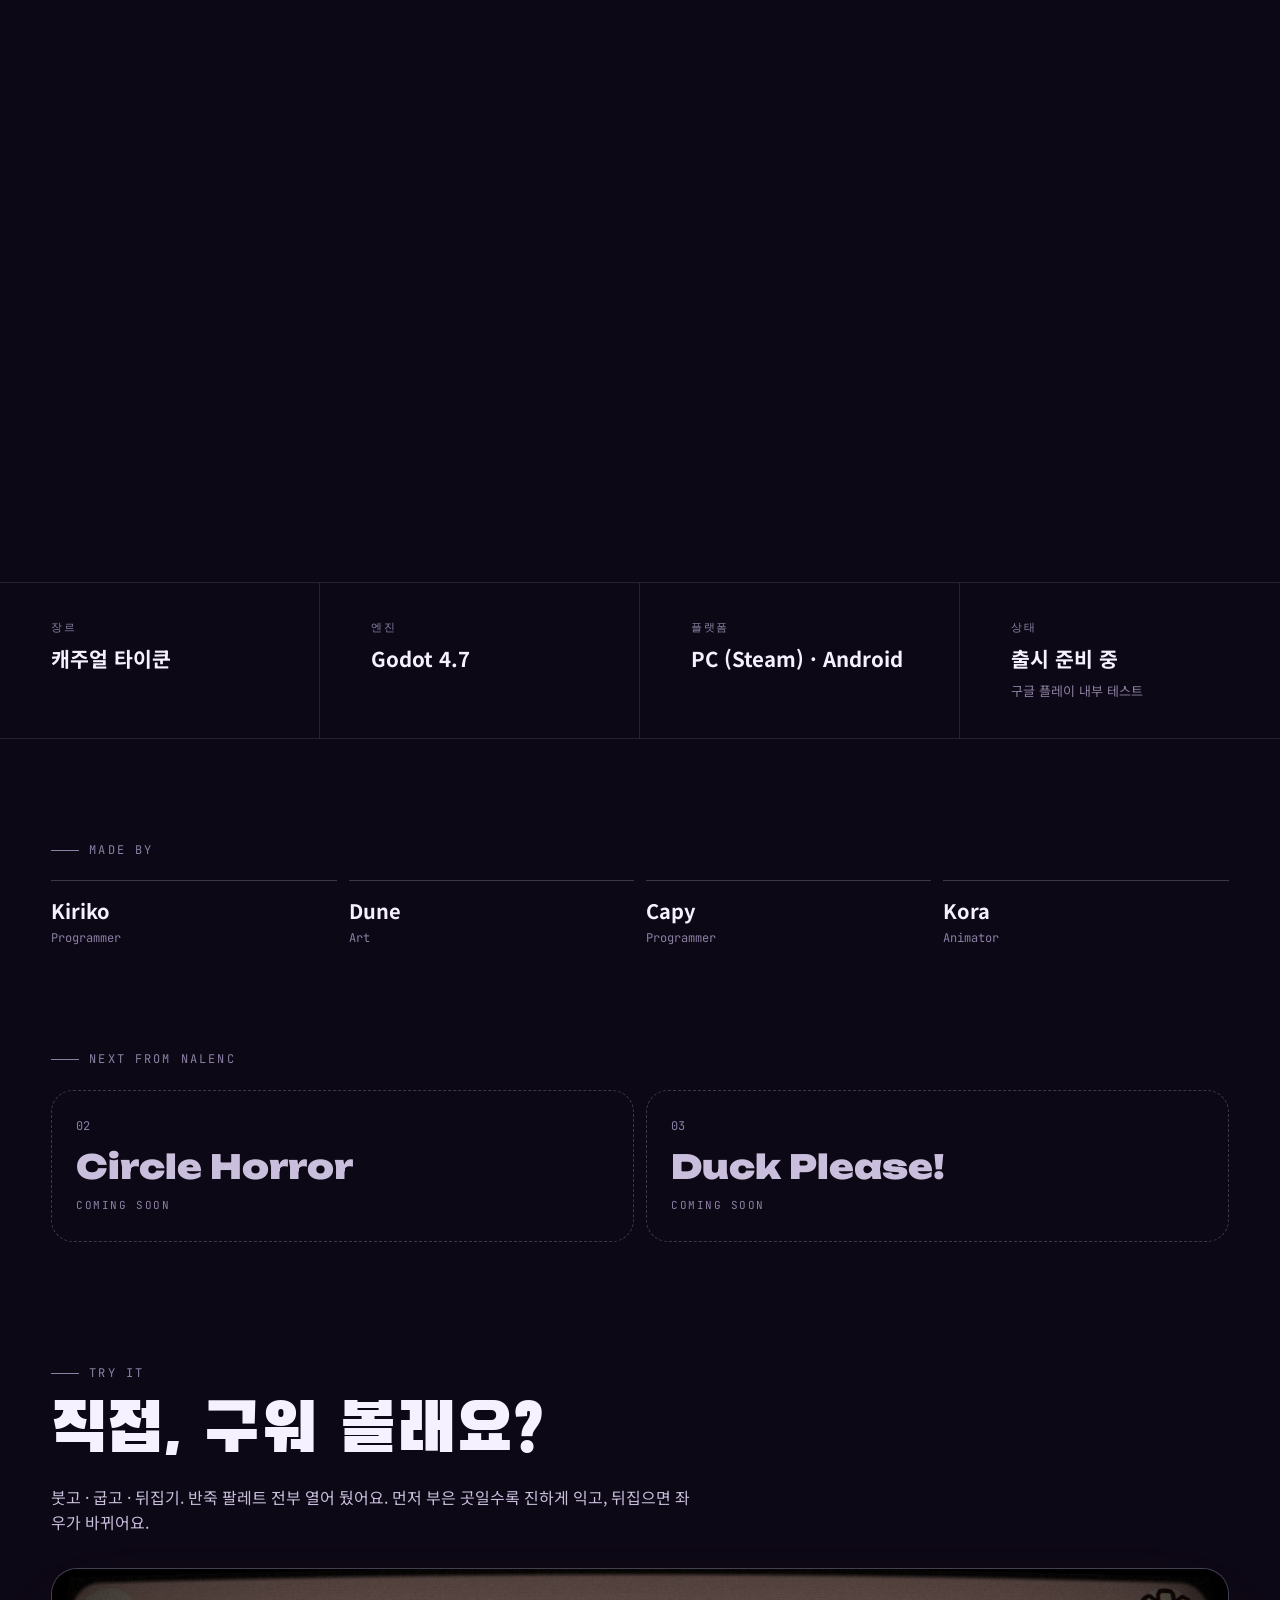
<file: projects/pancake-tycoon/index.html>
<!doctype html>
<html lang="ko">
<head>
  <meta charset="utf-8">
  <meta name="viewport" content="width=device-width, initial-scale=1">
  <title>Pancake Tycoon — NALENC</title>
  <meta name="description" content="오리가 굽는 B급 팬케이크 타이쿤. 손님을 받고, 반죽을 붓고, 뒤집고, 농장까지 돌보는 하루.">
  <meta property="og:title" content="Pancake Tycoon — NALENC">
  <meta property="og:description" content="오리가 굽는 B급 팬케이크 타이쿤.">
  <link rel="canonical" href="https://nalenc.kr/projects/pancake-tycoon/">
  <meta property="og:type" content="website">
  <meta property="og:site_name" content="NALENC">
  <meta property="og:locale" content="ko_KR">
  <meta property="og:url" content="https://nalenc.kr/projects/pancake-tycoon/">
  <meta property="og:image" content="https://nalenc.kr/assets/img/pancake-tycoon/screenshot_01_title.jpg">
  <meta property="og:image:width" content="1600">
  <meta property="og:image:height" content="900">
  <meta name="twitter:card" content="summary_large_image">
  <meta name="theme-color" content="#0d0816">
  <script>document.documentElement.classList.add("js")</script>
  <link rel="icon" href="../../assets/img/duck.png">
  <link rel="preconnect" href="https://fonts.googleapis.com">
  <link rel="preconnect" href="https://fonts.gstatic.com" crossorigin>
  <link rel="stylesheet" href="https://fonts.googleapis.com/css2?family=Black+Han+Sans&family=JetBrains+Mono:wght@400;700&family=Noto+Sans+KR:wght@400;700;900&family=Unbounded:wght@400;700;900&display=swap">
  <link rel="stylesheet" href="../../assets/css/site.css">
  <link rel="stylesheet" href="../../assets/css/project.css">
</head>
<body>
  <div class="scroll-bar"></div>
  <div class="grain" aria-hidden="true"></div>
  <div class="cursor" aria-hidden="true"></div>
  <div class="cursor-ring" aria-hidden="true"></div>

  <header class="nav">
    <a class="logo" href="../../index.html">NALENC<small>날것들</small></a>
    <nav class="links">
      <a href="../../index.html#projects">← Projects</a>
      <a href="#video">Video</a>
      <a href="#world">World</a>
      <a href="#try">Play</a>
      <a href="#contact">Contact</a>
    </nav>
  </header>

  <!-- 첫 화면 -->
  <section class="hero" id="hero">
    <div class="hero-text">
      <p class="eyebrow" data-reveal>Project 01 · In development</p>
      <h1 class="title" data-reveal style="--d:.08s"><span>PANCAKE</span><span class="y">TYCOON</span></h1>
      <p class="tagline" data-reveal style="--d:.16s">오리가 굽는 B급 팬케이크 타이쿤.<br>손님을 받고, 붓고, 뒤집고, 농장까지 돌보는 하루.</p>
      <ul class="chips" data-reveal style="--d:.24s">
        <li>Tycoon</li><li>Godot 4.7</li><li>PC · Steam</li><li>Android</li>
      </ul>
    </div>
    <div class="hero-art" id="hero-art" aria-hidden="true">
      <svg class="ring" viewBox="0 0 200 200">
        <defs><path id="circ" d="M100,100 m-82,0 a82,82 0 1,1 164,0 a82,82 0 1,1 -164,0"/></defs>
        <text><textPath href="#circ">PANCAKE TYCOON · 오리가 굽는다 · 꽥 · PANCAKE TYCOON · 오리가 굽는다 · 꽥 ·</textPath></text>
      </svg>
      <div class="stack">
        <i style="--j:0"></i><i style="--j:1"></i><i style="--j:2"></i><i style="--j:3"></i>
        <b class="butter"></b>
      </div>
      <img class="duck" src="../../assets/img/duck.png" alt="">
    </div>
    <a class="hero-down" href="#video">스크롤 <span class="bob">↓</span></a>
  </section>

  <div class="marquee" aria-hidden="true">
    <div class="track">
      <span>POUR</span><span class="dot">●</span><span class="o">FLIP</span><span class="dot">●</span><span class="y">STACK</span><span class="dot">●</span><span>꽥!</span><span class="dot">●</span><span>SELL</span><span class="dot">●</span>
      <span>POUR</span><span class="dot">●</span><span class="o">FLIP</span><span class="dot">●</span><span class="y">STACK</span><span class="dot">●</span><span>꽥!</span><span class="dot">●</span><span>SELL</span><span class="dot">●</span>
    </div>
  </div>

  <!-- 플레이 영상 — data-video 에 파일 경로를 넣으면 영상, 비어 있으면 스크린샷이 넘어간다 -->
  <section class="gameplay" id="video">
    <div class="gp-head">
      <p class="eyebrow" data-reveal>Gameplay</p>
      <h2 class="gp-title" data-reveal style="--d:.08s">한 판, 구경해 볼래요?</h2>
    </div>
    <div class="vframe" id="vframe" data-video="" data-reveal style="--d:.16s">
      <video muted loop playsinline preload="metadata" hidden></video>
      <div class="slides">
          <img src="../../assets/img/pancake-tycoon/screenshot_01_title.jpg" alt="" loading="lazy" class="on">
          <img src="../../assets/img/pancake-tycoon/screenshot_02_counter.jpg" alt="" loading="lazy">
          <img src="../../assets/img/pancake-tycoon/screenshot_03_kitchen.jpg" alt="" loading="lazy">
          <img src="../../assets/img/pancake-tycoon/screenshot_04_farm_garden.jpg" alt="" loading="lazy">
          <img src="../../assets/img/pancake-tycoon/screenshot_05_farm_house.jpg" alt="" loading="lazy">
          <img src="../../assets/img/pancake-tycoon/screenshot_06_village.jpg" alt="" loading="lazy">
          <img src="../../assets/img/pancake-tycoon/screenshot_07_material_store.jpg" alt="" loading="lazy">
          <img src="../../assets/img/pancake-tycoon/screenshot_08_sleep_phone.jpg" alt="" loading="lazy">
      </div>
      <span class="vtag" id="vtag">● PLAY FOOTAGE — 준비 중</span>
      <div class="vbar"><i></i></div>
    </div>
  </section>

  <!-- 세계관 — 스크롤에 맞춰 문장이 넘어가고 가운데 모양이 바뀐다 -->
  <section id="world" class="pin world" data-scene="world" data-wstep="0" style="--len: 420vh">
    <div class="stage world-stage">
      <div class="world-art" aria-hidden="true">
        <div class="w-paper"><b>임대차 계약서</b><i></i><i></i><i></i><em>가게가 잘되면<br>건물주가 한다.</em><i></i><i class="short"></i><span class="stamp">꽥</span></div>
        <div class="w-pot"><div class="pot"><span class="flower"></span></div><span class="boom">쿵!</span><img src="../../assets/img/duck.png" alt=""><span class="stars"><i>★</i><i>★</i><i>★</i></span></div>
        <div class="w-mix"><i class="c"></i><i class="t"></i><i class="s"></i><i class="r"></i></div>
        <div class="w-ham"><span class="box"></span><img src="../../assets/img/pancake-tycoon/ham_landlord.png" alt=""><span class="say">방 빼!</span></div>
      </div>
      <div class="world-text">
        <p class="eyebrow">The world</p>
        <div class="w-lines">
          <article data-wstep="0" class="on"><span class="k">01 · 호구 계약</span><h2>“가게가 잘되면<br>건물주가 한다.”</h2><p>동네 건물 열두 채를 가진 햄스터 함 사장. 맞은편 빈 가게를 시세 세 배에 내놓으면서, 이 한 줄을 제일 큰 글씨로 적었어요. 오리는 계약서를 거꾸로 든 채 물갈퀴 도장을 찍었습니다. 꽥.</p></article>
          <article data-wstep="1"><span class="k">02 · 화분</span><h2>그날 밤,<br>2층에서 화분이 떨어졌다.</h2><p>밀린 월세 독촉장을 들고 걷던 오리 머리 위로, 쿵. 깨어나 보니 머리 위엔 별이 돌고, 반죽 농도가 눈에 보이기 시작했어요.</p></article>
          <article data-wstep="2"><span class="k">03 · 별이 보여서</span><h2>동그라미 말고,<br><span class="y">별을 굽고 싶어졌다.</span></h2><p>별, 하트, 그다음엔 뭔지 모를 모양까지. 태어나서 처음 먹어 보는 맛에 줄이 맞은편 본점 앞을 지나 골목 끝까지 늘어섭니다.</p></article>
          <article data-wstep="3"><span class="k">04 · 방 빼!</span><h2>“너 여기 유명해졌네?<br><span class="y">방 빼.</span>”</h2><p>함 사장은 이게 다 ‘자리’ 덕이라고 믿어요. 오리는 “꽥” 하고 짐을 쌉니다. 그리고 다음 가게에서도… 꽥.</p></article>
        </div>
      </div>
    </div>
  </section>

  <!-- 하루를 스크롤로 -->
  <section id="day" class="pin story" data-scene="story" data-step="0" style="--len: 640vh">
    <div class="stage story-stage">
      <div class="story-visual" aria-hidden="true">
        <div class="disc"></div>
        <div class="big-no"><span>01</span><span>02</span><span>03</span><span>04</span><span>05</span><span>06</span></div>
        <div class="props">
          <div class="prop p0"><i class="receipt"></i></div>
          <div class="prop p1"><i class="pan"></i></div>
          <div class="prop p2"><i class="knife"></i><i class="fruit a"></i><i class="fruit b"></i><i class="fruit c"></i></div>
          <div class="prop p3"><i class="egg a"></i><i class="egg b"></i><i class="milk"></i></div>
          <div class="prop p4"><i class="sign"><span>OPEN</span><span>CLOSE</span></i></div>
          <div class="prop p5"><i class="moon"></i></div>
        </div>
        <img class="story-duck" src="../../assets/img/duck.png" alt="">
      </div>
      <div class="story-steps">
        <p class="eyebrow">A day at the shop</p>
        <div class="steps">
          <article data-step="0" class="on"><span class="k">01 — Counter</span><h2>손님 받기</h2><p>손님이 오면 주문을 받고, 포스기에서 영수증이 “치지직”. 오래 기다리게 하면 손님이 점점 붉어지고 별점이 깎여요.</p></article>
          <article data-step="1"><span class="k">02 — Kitchen</span><h2>붓고, 뒤집고</h2><p>반죽을 부을 땐 떨어지는 거리까지 계산해야 해요. 기포가 올라오면 지금이다 — 뒤집기 한 판 승부.</p></article>
          <article data-step="2"><span class="k">03 — Prep</span><h2>재료 손질</h2><p>코끼리가 코로 재료를 뿜어 올리면, 칼을 가로로 문 오리가 그어서 벱니다. 돌멩이는 베지 마세요. 깡!</p></article>
          <article data-step="3"><span class="k">04 — Farm</span><h2>농장 돌보기</h2><p>텃밭에 물을 주고, 젖소와 닭이 놓고 간 우유와 달걀을 주워 창고로. 내일 장사는 오늘 준비해요.</p></article>
          <article data-step="4"><span class="k">05 — Close</span><h2>하루 마감</h2><p>OPEN 간판이 빙글 돌아 CLOSE. 하루 매출 영수증이 내려오면 “정산 완료” 도장을 쾅.</p></article>
          <article data-step="5"><span class="k">06 — Night</span><h2>하루 끝, 휴대폰</h2><p>집에 들어가면 휴대폰이 올라와요. 가계부, 손님 후기, 그리고 팬케이크 탑 쌓기 미니게임까지.</p></article>
        </div>
        <div class="dots"><i></i><i></i><i></i><i></i><i></i><i></i></div>
      </div>
    </div>
  </section>

  <!-- 스크린샷 — 세로 스크롤이 가로로 흐른다 -->
  <section id="shots" class="pin" data-scene="gallery" style="--len: 380vh">
    <div class="stage gal-stage">
      <div class="gal-head">
        <p class="eyebrow">Screenshots</p>
        <h2 class="gal-title">가게 안을<br>둘러보세요</h2>
      </div>
      <div class="gal-track" data-track>
        <figure class="shot" data-full="../../assets/img/pancake-tycoon/screenshot_01_title.jpg"><img src="../../assets/img/pancake-tycoon/screenshot_01_title.jpg" alt="Pancake Tycoon 스크린샷 — 타이틀" loading="lazy"><figcaption><span>01</span>타이틀</figcaption></figure>
        <figure class="shot" data-full="../../assets/img/pancake-tycoon/screenshot_02_counter.jpg"><img src="../../assets/img/pancake-tycoon/screenshot_02_counter.jpg" alt="Pancake Tycoon 스크린샷 — 카운터 — 손님 받기" loading="lazy"><figcaption><span>02</span>카운터 — 손님 받기</figcaption></figure>
        <figure class="shot" data-full="../../assets/img/pancake-tycoon/screenshot_03_kitchen.jpg"><img src="../../assets/img/pancake-tycoon/screenshot_03_kitchen.jpg" alt="Pancake Tycoon 스크린샷 — 주방 — 붓고 뒤집기" loading="lazy"><figcaption><span>03</span>주방 — 붓고 뒤집기</figcaption></figure>
        <figure class="shot" data-full="../../assets/img/pancake-tycoon/screenshot_04_farm_garden.jpg"><img src="../../assets/img/pancake-tycoon/screenshot_04_farm_garden.jpg" alt="Pancake Tycoon 스크린샷 — 농장 — 텃밭" loading="lazy"><figcaption><span>04</span>농장 — 텃밭</figcaption></figure>
        <figure class="shot" data-full="../../assets/img/pancake-tycoon/screenshot_05_farm_house.jpg"><img src="../../assets/img/pancake-tycoon/screenshot_05_farm_house.jpg" alt="Pancake Tycoon 스크린샷 — 농장 — 집 앞" loading="lazy"><figcaption><span>05</span>농장 — 집 앞</figcaption></figure>
        <figure class="shot" data-full="../../assets/img/pancake-tycoon/screenshot_06_village.jpg"><img src="../../assets/img/pancake-tycoon/screenshot_06_village.jpg" alt="Pancake Tycoon 스크린샷 — 마을 가는 길" loading="lazy"><figcaption><span>06</span>마을 가는 길</figcaption></figure>
        <figure class="shot" data-full="../../assets/img/pancake-tycoon/screenshot_07_material_store.jpg"><img src="../../assets/img/pancake-tycoon/screenshot_07_material_store.jpg" alt="Pancake Tycoon 스크린샷 — 재료 상점" loading="lazy"><figcaption><span>07</span>재료 상점</figcaption></figure>
        <figure class="shot" data-full="../../assets/img/pancake-tycoon/screenshot_08_sleep_phone.jpg"><img src="../../assets/img/pancake-tycoon/screenshot_08_sleep_phone.jpg" alt="Pancake Tycoon 스크린샷 — 하루 끝 — 휴대폰" loading="lazy"><figcaption><span>08</span>하루 끝 — 휴대폰</figcaption></figure>
      </div>
      <div class="crew-progress"><i data-bar></i></div>
    </div>
  </section>

  <!-- 정보 -->
  <section class="facts">
    <div class="fact" data-reveal><span>장르</span><b>캐주얼 타이쿤</b></div>
    <div class="fact" data-reveal style="--d:.06s"><span>엔진</span><b>Godot 4.7</b></div>
    <div class="fact" data-reveal style="--d:.12s"><span>플랫폼</span><b>PC (Steam) · Android</b></div>
    <div class="fact" data-reveal style="--d:.18s"><span>상태</span><b>출시 준비 중</b><small>구글 플레이 내부 테스트</small></div>
  </section>

  <section class="credits">
    <p class="eyebrow" data-reveal>Made by</p>
    <ul data-reveal style="--d:.1s">
      <li><b>Kiriko</b><span>Programmer</span></li>
      <li><b>Dune</b><span>Art</span></li>
      <li><b>Capy</b><span>Programmer</span></li>
      <li><b>Kora</b><span>Animator</span></li>
    </ul>
  </section>

  <section class="next">
    <p class="eyebrow" data-reveal>Next from NALENC</p>
    <div class="next-row">
      <div class="nx" aria-disabled="true" data-reveal><span>02</span><b>Circle Horror</b><em>Coming Soon</em></div>
      <div class="nx" aria-disabled="true" data-reveal style="--d:.08s"><span>03</span><b>Duck Please!</b><em>Coming Soon</em></div>
    </div>
  </section>

  <!-- 웹 체험판 — 버튼을 눌러야 게임 파일(수십 MB)을 받는다. 빌드는 pancake-tycoon 의 "Web Demo" 내보내기(scenes/web_demo.tscn) -->
  <section class="gameplay tryit" id="try">
    <div class="gp-head">
      <p class="eyebrow" data-reveal>Try it</p>
      <h2 class="gp-title" data-reveal style="--d:.08s">직접, 구워 볼래요?</h2>
      <p class="try-sub" data-reveal style="--d:.12s">붓고 · 굽고 · 뒤집기. 반죽 팔레트 전부 열어 뒀어요. 먼저 부은 곳일수록 진하게 익고, 뒤집으면 좌우가 바뀌어요.</p>
    </div>
    <div class="vframe playframe" id="playframe" data-src="../../play/pancake-tycoon/index.html" data-reveal style="--d:.16s">
      <img class="poster" src="../../assets/img/pancake-tycoon/screenshot_03_kitchen.jpg" alt="" loading="lazy">
      <div class="play-cover">
        <button class="btn solid" id="play-start" type="button">굽기 시작 <span class="arr">→</span></button>
        <span class="play-note">게임 파일 약 80MB를 받아요 · 와이파이 권장</span>
      </div>
      <button class="play-fs" id="play-fs" type="button" hidden aria-label="전체 화면">⛶</button>
      <div class="rotate-hint" aria-hidden="true"><b>📱</b>휴대폰을 가로로 돌려 주세요</div>
    </div>
  </section>

  <!-- TODO(Kiriko): Spine 시험 임시 칸(2026-11-19) — 나중에 이 섹션 통째로 + play/spine-duck/ 폴더를 같이 지울 것 -->
  <section class="gameplay" id="spine-test">
    <div class="gp-head">
      <p class="eyebrow" data-reveal>Spine test</p>
      <h2 class="gp-title" data-reveal style="--d:.08s">오리가 숨을 쉬어요</h2>
      <p class="try-sub" data-reveal style="--d:.12s">그림 한 장을 AI가 부위로 나누고 뼈를 넣어 만든 첫 동작(1회차)과, 메모 한 줄로 다시 맡긴 결과(2회차) — 시험판.</p>
    </div>
    <div data-reveal style="--d:.16s; display:flex; flex-wrap:wrap; gap:16px; max-width:1100px; margin:0 auto">
      <figure style="flex:1 1 320px; min-width:0; margin:0; border-radius:16px; overflow:hidden">
        <iframe src="../../play/spine-duck/round1.html" title="1회차 — 일반 idle" loading="lazy" style="width:100%; aspect-ratio:1/1; border:0; display:block"></iframe>
        <figcaption class="try-sub" style="padding:10px 4px 0; text-align:center"><b>1회차 · 일반 idle</b><br>몸 ±1.2% · 머리 ±6.5px · 2초 반복</figcaption>
      </figure>
      <figure style="flex:1 1 320px; min-width:0; margin:0; border-radius:16px; overflow:hidden">
        <iframe src="../../play/spine-duck/round2.html" title="2회차 — 메모 반영" loading="lazy" style="width:100%; aspect-ratio:1/1; border:0; display:block"></iframe>
        <figcaption class="try-sub" style="padding:10px 4px 0; text-align:center"><b>2회차 · 메모 반영</b><br>“숨을 조금 더 크게” → 몸 ±1.7% · 머리 ±9.2px(약 1.4배)</figcaption>
      </figure>
    </div>
    <p class="try-sub" style="text-align:center; margin-top:12px"><a href="../../play/spine-duck/index.html" target="_blank" rel="noopener">크게 비교하기 →</a></p>
  </section>

  <section id="contact" class="cta">
    <h2 data-reveal>소식은<br><span class="y">디스코드에서.</span></h2>
    <div class="cta-row" data-reveal style="--d:.1s">
      <a class="btn solid" href="https://discord.gg/ESYRkx5bnr" target="_blank" rel="noopener">디스코드 들어오기 <span class="arr">→</span></a>
      <a class="btn" href="../../index.html#projects">모든 프로젝트 <span class="arr">→</span></a>
    </div>
  </section>

  <div class="lightbox" id="lightbox" role="dialog" aria-modal="true" aria-label="스크린샷 크게 보기" hidden>
    <img alt="">
    <button class="rb lb-close" type="button" aria-label="닫기">✕</button>
    <button class="rb lb-prev" type="button" aria-label="이전 스크린샷">←</button>
    <button class="rb lb-next" type="button" aria-label="다음 스크린샷">→</button>
  </div>

  <footer class="footer">
    <span>© 2026 NALENC · 날것들</span>
    <span class="sp"></span>
    <a href="../../index.html">nalenc.kr</a>
  </footer>

  <script src="../../assets/js/site.js"></script>
  <script>
    // 첫 화면 오리 — 마우스 따라 살짝 기울기
    (() => {
      const art = document.getElementById("hero-art");
      if (!art || !matchMedia("(hover: hover)").matches) return;
      addEventListener("pointermove", (e) => {
        const x = e.clientX / innerWidth - 0.5, y = e.clientY / innerHeight - 0.5;
        art.style.setProperty("--mx", x.toFixed(3));
        art.style.setProperty("--my", y.toFixed(3));
      });
    })();
    // 플레이 영상 / 스크린샷 넘기기
    (() => {
      const f = document.getElementById("vframe");
      if (!f) return;
      const src = f.dataset.video, v = f.querySelector("video");
      if (src) {
        v.src = src; v.hidden = false; f.querySelector(".slides").hidden = true;
        document.getElementById("vtag").textContent = "● PLAY FOOTAGE";
        new IntersectionObserver((es) => es[0].isIntersecting ? v.play().catch(() => {}) : v.pause(), { threshold: 0.3 }).observe(f);
        return;
      }
      const imgs = [...f.querySelectorAll(".slides img")];
      let i = 0, on = false;
      new IntersectionObserver((es) => (on = es[0].isIntersecting), { threshold: 0.2 }).observe(f);
      setInterval(() => {
        if (!on || document.hidden) return;
        imgs[i].classList.remove("on"); i = (i + 1) % imgs.length; imgs[i].classList.add("on");
        f.style.setProperty("--slide", i);
      }, 3200);
    })();
    // 웹 체험판 — 누르면 그때 게임을 불러온다
    (() => {
      const f = document.getElementById("playframe");
      if (!f) return;
      const fs = document.getElementById("play-fs");
      // 휴대폰 · 태블릿(손가락 입력)에서는 시작하자마자 전체 화면 + 가로 모드로 연다
      const touch = matchMedia("(pointer: coarse)").matches;
      const fsEl = () => document.fullscreenElement || document.webkitFullscreenElement;
      const isFull = () => fsEl() === f || f.classList.contains("fake-fs");
      const sync = () => {
        const on = isFull();
        f.classList.toggle("full", on);
        fs.textContent = on ? "✕" : "⛶";
        fs.setAttribute("aria-label", on ? "전체 화면 닫기" : "전체 화면");
        document.documentElement.style.overflow = f.classList.contains("fake-fs") ? "hidden" : "";
        if (!on) { try { screen.orientation.unlock(); } catch (e) {} }
      };
      const enter = async () => {
        const req = f.requestFullscreen || f.webkitRequestFullscreen;
        let real = false;
        if (req) {
          try {
            // 응답이 없는 브라우저도 있어서 1.5초까지만 기다린다
            await Promise.race([req.call(f, { navigationUI: "hide" }), new Promise((_, no) => setTimeout(no, 1500))]);
            real = true;
          } catch (e) { real = fsEl() === f; }
        }
        if (!real) f.classList.add("fake-fs");   // iPhone Safari 등 — 화면을 꽉 채우는 것으로 대신한다
        if (touch && screen.orientation && screen.orientation.lock) {
          try { await screen.orientation.lock("landscape"); } catch (e) {}   // 안 되면 '가로로 돌려 주세요' 안내가 뜬다
        }
        sync();
        const ifr = f.querySelector("iframe");
        if (ifr) ifr.focus();
      };
      const leave = () => {
        if (fsEl()) (document.exitFullscreen || document.webkitExitFullscreen).call(document);
        f.classList.remove("fake-fs");
        sync();
      };
      document.addEventListener("fullscreenchange", sync);
      document.addEventListener("webkitfullscreenchange", sync);
      addEventListener("keydown", (e) => { if (e.key === "Escape" && f.classList.contains("fake-fs")) leave(); });
      document.getElementById("play-start").addEventListener("click", () => {
        const ifr = document.createElement("iframe");
        ifr.src = f.dataset.src;
        ifr.title = "Pancake Tycoon 굽기 체험";
        ifr.allow = "autoplay; fullscreen";
        ifr.allowFullscreen = true;
        f.appendChild(ifr);
        f.classList.add("playing");
        fs.hidden = false;
        ifr.addEventListener("load", () => ifr.focus());
        if (touch) enter();
      });
      fs.addEventListener("click", () => (isFull() ? leave() : enter()));
    })();
    // 스크린샷 크게 보기 — 클릭 · Enter/Space 로 열고, ← → 로 넘기고, Esc 로 닫는다
    (() => {
      const lb = document.getElementById("lightbox");
      if (!lb) return;
      const img = lb.querySelector("img"), close = lb.querySelector(".lb-close");
      const shots = [...document.querySelectorAll(".shot")];
      let cur = -1, opener = null;
      const show = (i) => {
        cur = (i + shots.length) % shots.length;
        const s = shots[cur];
        img.src = s.dataset.full;
        img.alt = s.querySelector("img").alt;
      };
      const open = (i) => { opener = document.activeElement; show(i); lb.hidden = false; close.focus(); };
      const hide = () => { if (lb.hidden) return; lb.hidden = true; cur = -1; opener?.focus?.(); };
      shots.forEach((s, i) => {
        s.tabIndex = 0;
        s.setAttribute("role", "button");
        s.setAttribute("aria-label", (s.querySelector("img").alt || "스크린샷") + " — 크게 보기");
        s.addEventListener("click", () => open(i));
        // 가로로 흐르는 갤러리 — 키보드로 들어오면 그 장이 보이는 높이까지 스크롤
        s.addEventListener("focus", () => {
          const sec = s.closest(".pin");
          if (!sec) return;
          const q = 0.06 + 0.88 * (shots.length > 1 ? i / (shots.length - 1) : 0);
          scrollTo({ top: sec.offsetTop + (sec.offsetHeight - innerHeight) * q, behavior: "instant" });
        });
        s.addEventListener("keydown", (e) => { if (e.key === "Enter" || e.key === " ") { e.preventDefault(); open(i); } });
      });
      lb.querySelector(".lb-prev").addEventListener("click", (e) => { e.stopPropagation(); show(cur - 1); });
      lb.querySelector(".lb-next").addEventListener("click", (e) => { e.stopPropagation(); show(cur + 1); });
      lb.addEventListener("click", hide);
      addEventListener("keydown", (e) => {
        if (lb.hidden) return;
        if (e.key === "Escape") hide();
        else if (e.key === "ArrowLeft") show(cur - 1);
        else if (e.key === "ArrowRight") show(cur + 1);
        else if (e.key === "Tab") {
          const f = [...lb.querySelectorAll("button")], a = f.indexOf(document.activeElement);
          e.preventDefault();
          f[(a + (e.shiftKey ? -1 : 1) + f.length) % f.length].focus();
        }
      });
    })();
  </script>
</body>
</html>
</file>
<file: assets/css/site.css>
/* NALENC — 공통 스타일 */
:root {
  --ink: #0d0816;
  --ink-2: #171024;
  --ink-3: #241a38;
  --line: rgba(255, 255, 255, .1);
  --line-2: rgba(255, 255, 255, .2);
  --text: #f6f1ff;
  --text-2: #c9bfdc;
  --text-3: #8b80a3;
  --butter: #ffc83d;
  --berry: #ff3b5c;
  --lilac: #b9a8d6;
  --mint: #5ce1c6;
  --batter: #ffefd2;
  --display: "Unbounded", "Black Han Sans", sans-serif;
  --kr: "Noto Sans KR", sans-serif;
  --kr-display: "Black Han Sans", "Noto Sans KR", sans-serif;
  --mono: "JetBrains Mono", ui-monospace, monospace;
  --gutter: clamp(16px, 4vw, 56px);
  --ease: cubic-bezier(.2, .8, .2, 1);
}

* { box-sizing: border-box; }
html { background: var(--ink); color: var(--text); -webkit-text-size-adjust: 100%; }
body { margin: 0; font-family: var(--kr); line-height: 1.6; background: var(--ink); overflow-x: hidden; }
a { color: inherit; text-decoration: none; }
img { display: block; max-width: 100%; }
button { font: inherit; color: inherit; }
::selection { background: var(--butter); color: var(--ink); }

/* 필름 그레인 */
.grain { position: fixed; inset: -50%; z-index: 90; pointer-events: none; opacity: .07;
  background-image: url("data:image/svg+xml;utf8,<svg xmlns='http://www.w3.org/2000/svg' width='160' height='160'><filter id='n'><feTurbulence type='fractalNoise' baseFrequency='.9' numOctaves='3' stitchTiles='stitch'/></filter><rect width='100%' height='100%' filter='url(%23n)'/></svg>");
  animation: grain 1s steps(6) infinite; }
@keyframes grain { 0% { transform: translate(0, 0); } 20% { transform: translate(-3%, 2%); } 40% { transform: translate(2%, -3%); } 60% { transform: translate(-1%, 3%); } 80% { transform: translate(3%, 1%); } 100% { transform: translate(0, 0); } }

/* 커서 */
.cursor, .cursor-ring { position: fixed; left: 0; top: 0; z-index: 100; pointer-events: none; border-radius: 50%; transform: translate(-50%, -50%); }
.cursor { width: 6px; height: 6px; background: var(--butter); }
.cursor-ring { width: 34px; height: 34px; border: 1px solid rgba(255, 200, 61, .6); transition: width .25s var(--ease), height .25s var(--ease), background .25s, border-color .25s; }
.cursor-ring.hot { width: 64px; height: 64px; background: rgba(255, 200, 61, .12); border-color: var(--butter); }
.cursor-ring.no { border-color: var(--text-3); background: transparent; }
@media (hover: none), (pointer: coarse) { .cursor, .cursor-ring { display: none; } }

/* 상단 메뉴 */
.nav { position: fixed; top: 0; left: 0; right: 0; z-index: 50; display: flex; align-items: center; gap: 24px; padding: 18px var(--gutter); mix-blend-mode: difference; transition: transform .4s var(--ease); }
.nav.hide { transform: translateY(-110%); }
.nav .logo { font-family: var(--display); font-weight: 900; letter-spacing: .04em; font-size: 18px; }
.nav .logo small { font-family: var(--kr); font-weight: 700; font-size: 11px; letter-spacing: 0; margin-left: 8px; opacity: .7; }
.nav .links { margin-left: auto; display: flex; gap: clamp(14px, 3vw, 32px); font-family: var(--mono); font-size: 12px; text-transform: uppercase; letter-spacing: .1em; }
.nav .links a { position: relative; white-space: nowrap; }
.nav .links a::after { content: ""; position: absolute; left: 0; right: 0; bottom: -4px; height: 1px; background: currentColor; transform: scaleX(0); transform-origin: right; transition: transform .35s var(--ease); }
.nav .links a:hover::after { transform: scaleX(1); transform-origin: left; }
.scroll-bar { position: fixed; top: 0; left: 0; height: 2px; width: 100%; z-index: 60; background: var(--butter); transform-origin: left; transform: scaleX(var(--sp, 0)); }

/* 공통 */
.eyebrow { font-family: var(--mono); font-size: 12px; letter-spacing: .18em; text-transform: uppercase; color: var(--text-3); display: flex; align-items: center; gap: 10px; }
.eyebrow::before { content: ""; width: 28px; height: 1px; background: currentColor; }
.btn { display: inline-flex; align-items: center; gap: 10px; padding: 14px 22px; border-radius: 999px; border: 1px solid var(--line-2); background: transparent; font-weight: 700; cursor: pointer; transition: background .3s, color .3s, border-color .3s, transform .3s var(--ease); }
.btn:hover { background: var(--text); color: var(--ink); border-color: var(--text); }
.btn.solid { background: var(--butter); color: var(--ink); border-color: var(--butter); }
.btn.solid:hover { background: var(--text); border-color: var(--text); }
.btn .arr { transition: transform .3s var(--ease); }
.btn:hover .arr { transform: translateX(4px); }

/* 숨겼다 나타나기는 JS 가 돌 때만 — 꺼져 있으면 그냥 보인다 */
.js [data-reveal] { opacity: 0; transform: translateY(40px); transition: opacity 1s var(--ease), transform 1s var(--ease); transition-delay: var(--d, 0s); }
.js [data-reveal].in { opacity: 1; transform: none; }

/* 고정 무대 공통: 섹션 높이 = --len, 안쪽 .stage 가 화면에 붙어 있음 */
.pin { position: relative; height: var(--len, 300vh); }
.pin .stage { position: sticky; top: 0; height: 100vh; height: 100svh; overflow: hidden; overflow: clip; padding: 96px var(--gutter) 48px; display: flex; flex-direction: column; }
/* 흐르는 띠 */
.marquee { overflow: hidden; border-block: 1px solid var(--line); padding: 18px 0; background: var(--ink-2); }
.marquee .track { display: flex; width: max-content; gap: 48px; animation: mq 28s linear infinite; transform: skewX(calc(var(--skew, 0) * 1deg)); }
.marquee span { font-family: var(--display); font-weight: 900; font-size: clamp(28px, 5vw, 64px); white-space: nowrap; letter-spacing: -.01em; }
.marquee span.o { color: transparent; -webkit-text-stroke: 1px var(--text-3); }
.marquee span.y { color: var(--butter); }
.marquee .dot { color: var(--berry); }
@keyframes mq { to { transform: translateX(-50%) skewX(calc(var(--skew, 0) * 1deg)); } }

.footer { padding: 40px var(--gutter); display: flex; flex-wrap: wrap; gap: 12px 24px; align-items: center; border-top: 1px solid var(--line); font-family: var(--mono); font-size: 12px; color: var(--text-3); }
.footer .sp { flex: 1; }

@media (prefers-reduced-motion: reduce) {
  *, *::before, *::after { animation-duration: .001s !important; animation-iteration-count: 1 !important; transition-duration: .001s !important; }
  .js [data-reveal] { opacity: 1; transform: none; }
}
@media (max-width: 640px) {
  .nav { gap: 12px; padding-top: 14px; padding-bottom: 14px; }
  .nav .logo small { display: none; }
  .nav .links { gap: 14px; font-size: 11px; }
}
</file>
<file: assets/css/home.css>
/* 첫 화면 */

/* 1. 인트로 */
.reel { position: relative; height: 100vh; height: 100svh; min-height: 520px; overflow: hidden; background: var(--ink); }
#reel { position: absolute; inset: 0; width: 100%; height: 100%; display: block; }
.reel-ui { position: absolute; left: var(--gutter); right: var(--gutter); bottom: clamp(16px, 4vh, 36px); z-index: 2; display: flex; flex-direction: column; gap: 10px; opacity: .9; transition: opacity .4s; }
.reel-meta { display: flex; justify-content: space-between; font-family: var(--mono); font-size: 11px; letter-spacing: .14em; color: var(--text-3); text-transform: uppercase; }
.reel-bar { position: relative; height: 18px; cursor: pointer; outline: none; touch-action: none; }
.reel-bar::before { content: ""; position: absolute; left: 0; right: 0; top: 8px; height: 2px; background: var(--line-2); }
.reel-bar .fill { position: absolute; left: 0; top: 8px; height: 2px; width: 0; background: var(--butter); }
.reel-bar .fill::after { content: ""; position: absolute; right: -5px; top: -4px; width: 10px; height: 10px; border-radius: 50%; background: var(--butter); box-shadow: 0 0 12px var(--butter); }
.reel-bar:focus-visible::before { background: var(--text-3); }
.reel-bar .ticks i { position: absolute; top: 4px; width: 1px; height: 10px; background: var(--text-3); }
.reel-btns { display: flex; align-items: center; gap: 8px; }
.reel-btns .sp { flex: 1; }
.rb { height: 36px; min-width: 36px; padding: 0 12px; border-radius: 999px; border: 1px solid var(--line-2); background: rgba(13, 8, 22, .5); backdrop-filter: blur(6px); cursor: pointer; font-size: 13px; display: inline-flex; align-items: center; justify-content: center; gap: 8px; transition: background .25s, color .25s; }
.rb:hover { background: var(--text); color: var(--ink); }
.rb.wide { font-weight: 700; padding: 0 16px; }
.bob { display: inline-block; animation: bob 1.4s ease-in-out infinite; }
@keyframes bob { 50% { transform: translateY(4px); } }
.reel.done .rb.wide { background: var(--butter); color: var(--ink); border-color: var(--butter); }

.big { font-family: var(--kr-display); font-weight: 400; font-size: clamp(40px, 7vw, 104px); line-height: 1.02; letter-spacing: -.01em; margin: 18px 0 0; }

/* 2. 선언 */
#manifesto .stage { justify-content: center; }
.mani { font-family: var(--kr-display); font-size: clamp(30px, 5.2vw, 76px); line-height: 1.22; margin: 24px 0 0; max-width: 18em; word-break: keep-all; }
.mani .w { color: rgba(246, 241, 255, .12); transition: color .25s; }
html:not(.js) .mani { color: var(--text); }
.mani .w.on { color: var(--text); }
.mani .w.hl.on { color: var(--butter); }
.mani-count { position: absolute; right: var(--gutter); bottom: 40px; font-family: var(--display); font-weight: 900; font-size: clamp(48px, 9vw, 140px); line-height: 1; color: transparent; -webkit-text-stroke: 1px var(--text-3); display: flex; align-items: flex-start; }
.mani-count span { font-size: .35em; margin-top: .2em; }

/* 3. 팀 */
/* 팀 — 그림 무대 + 정보 카드 */
.crew { padding: 110px var(--gutter) 90px; display: flex; flex-direction: column; gap: 28px; }
.crew-hint { margin: 14px 0 0; font-family: var(--mono); font-size: 12px; letter-spacing: .12em; color: var(--text-3); text-transform: uppercase; display: flex; align-items: center; gap: 8px; }
.crew-hint::before { content: ""; width: 8px; height: 8px; border-radius: 50%; background: var(--butter); animation: ping 1.6s ease-out infinite; }
@keyframes ping { 0% { box-shadow: 0 0 0 0 rgba(255, 200, 61, .7); } 100% { box-shadow: 0 0 0 10px rgba(255, 200, 61, 0); } }
.crew-wrap { display: grid; grid-template-columns: minmax(0, 1.65fr) minmax(280px, 1fr); gap: clamp(16px, 2.4vw, 32px); align-items: stretch; }

.scene { position: relative; aspect-ratio: 1672 / 1326; border-radius: 26px; overflow: hidden; border: 1px solid var(--line-2); box-shadow: 0 40px 80px -30px rgba(255, 200, 61, .22); align-self: start; }
.scene-bg { position: absolute; inset: 0; width: 100%; height: 100%; display: block; transition: filter .5s var(--ease); }
.actor, .plate { position: absolute; padding: 0; margin: 0; border: 0; background: none; cursor: pointer; -webkit-tap-highlight-color: transparent; }
.actor { z-index: 2; transition: filter .5s var(--ease); }
.actor img { position: absolute; inset: 0; width: 100%; height: 100%; display: block; transform-origin: 50% 100%; pointer-events: none;
  animation: breathe var(--bd, 3.4s) ease-in-out infinite; animation-delay: var(--bdl, 0s); transition: filter .3s; }
.actor[data-who="dune"] { --bd: 3.2s; --bdl: -.4s; }
.actor[data-who="kiriko"] { --bd: 4.4s; --bdl: -1.2s; }
.actor[data-who="capy"] { --bd: 3.7s; --bdl: -2s; }
.actor[data-who="kora"] { --bd: 2.6s; z-index: 3; }
/* 고라니는 코끼리 머리 위 — 코끼리 숨쉬기를 그대로 따라 탄다(코끼리 그림 속 고라니와 겹쳐 두 마리로 보이지 않게).
   기준점 = 코끼리 발 가운데를 고라니 상자 기준으로 환산한 값 */
.actor[data-who="kora"] { transform-origin: 43.05% 398.1%; animation: breathe 4.4s ease-in-out -1.2s infinite; }
.actor[data-who="kora"] img { animation-name: sleep; }
/* 숨쉬기 — 커지기만 한다(원본 그림이 비치지 않게) */
@keyframes breathe { 0%, 100% { transform: scale(1, 1); } 50% { transform: scale(1.008, 1.022); } }
@keyframes sleep { 0%, 100% { transform: scale(1, 1); } 45% { transform: scale(1.025, 1.06); } }
/* 흰 테두리 — 검은 윤곽선 바깥쪽 일부를 흰 띠(-ol.png)로 덮고, 바깥으로 1px. 캐릭터마다 따로(코끼리 호버에 고라니는 안 잡힘) */
.actor img.ol { opacity: 0; transition: opacity .2s; filter: drop-shadow(1px 0 0 #fff) drop-shadow(-1px 0 0 #fff) drop-shadow(0 1px 0 #fff) drop-shadow(0 -1px 0 #fff); }
.actor:hover img.ol, .actor:focus-visible img.ol, .actor.sel img.ol { opacity: 1; }
.actor:focus-visible, .plate:focus-visible { outline: none; }
.actor.boing img { animation: boing .9s cubic-bezier(.3, 1.4, .5, 1) 1, var(--idle, breathe) var(--bd, 3.4s) ease-in-out .9s infinite; }
.actor[data-who="kora"].boing img { --idle: sleep; }
@keyframes boing { 0% { transform: scale(1, 1); } 22% { transform: scale(1.09, 1); } 45% { transform: scale(1, 1.14); } 65% { transform: scale(1.05, 1); } 82% { transform: scale(1, 1.05); } 100% { transform: scale(1, 1); } }

/* 하나를 고르면 나머지는 어둡게, 고른 캐릭터는 흰 테두리 스티커 */
.scene.has-sel .scene-bg, .scene.has-sel .actor:not(.sel) { filter: brightness(.5) saturate(.75); }
.scene.has-sel .actor.sel { z-index: 4; }
/* 코끼리를 고르면 머리 위 고라니도 같이 밝게(같이 있는 그림) */
.scene.sel-kiriko .actor[data-who="kora"] { filter: none; z-index: 5; }
.actor.sel img:not(.ol) { filter: drop-shadow(0 14px 18px rgba(13, 8, 22, .45)); }

/* 선택 연출(acting) — 아은: 눈 빛나며 폭풍 타자 / 지혜: 고개 쳐들고 비명 / 용섭: 빌드 중 비눗방울 */
.actor .act { position: absolute; inset: 0; display: none; pointer-events: none; }
.actor.acting .act { display: block; }
.actor .act img.p { position: absolute; animation: none; transform-origin: 50% 100%; }
/* 아은 */
.actor[data-who="dune"].acting > img { visibility: hidden; }
.actor[data-who="dune"] .act { animation: jit .09s steps(2) infinite; }
@keyframes jit { 50% { transform: translate(.6%, -.4%); } }
.actor[data-who="dune"] .act img.body { inset: 0; width: 100%; height: 100%; filter: brightness(.45); }
.actor[data-who="dune"] .act img.paw { left: 0; top: 81.282%; width: 28.793%; height: 17.692%; filter: brightness(.6); animation: type .14s ease-in-out infinite alternate; }
.actor[data-who="dune"] .act img.paw.r { left: 66.873%; top: 82.051%; width: 30.341%; height: 17.436%; animation-delay: -.07s; }
@keyframes type { from { transform: translateY(0); } to { transform: translateY(-26%) rotate(-3deg); } }
.actor[data-who="dune"] .eye { position: absolute; left: 28.8%; top: 24.4%; width: 12%; aspect-ratio: 1.15; translate: -50% -50%; border-radius: 50%;
  background: radial-gradient(circle, #fffbe0 0 22%, #ffe14a 38%, rgba(255, 200, 40, .55) 55%, rgba(255, 200, 40, 0) 72%); animation: glare .5s ease-in-out infinite alternate; }
.actor[data-who="dune"] .eye.r { left: 65.3%; top: 23.6%; }
@keyframes glare { from { transform: scale(.85); filter: brightness(1); } to { transform: scale(1.12); filter: brightness(1.35); } }
.actor[data-who="dune"] .kb { position: absolute; left: -6%; right: -6%; bottom: -1%; height: 11%; border: 3px solid #5a2a1a; border-radius: 6px;
  background: repeating-linear-gradient(90deg, transparent 0 7%, rgba(0, 0, 0, .45) 7% 8%), repeating-linear-gradient(0deg, transparent 0 30%, rgba(0, 0, 0, .45) 30% 36%), linear-gradient(#e9e3da, #b8aea3);
  box-shadow: 0 6px 0 #3a1d12; animation: kb .14s steps(2) infinite; }
@keyframes kb { 50% { transform: translateY(2%); } }
.actor[data-who="dune"] .tk i { position: absolute; bottom: 10%; font-style: normal; font-family: var(--kr-display, var(--display)); font-weight: 900; font-size: clamp(12px, 1.7vw, 24px); color: #fff; white-space: nowrap;
  -webkit-text-stroke: 4px #5a2a1a; paint-order: stroke fill; text-shadow: 0 3px 0 #5a2a1a; opacity: 0; animation: tk .7s ease-out infinite; }
.actor[data-who="dune"] .tk i:nth-child(1) { left: -12%; }
.actor[data-who="dune"] .tk i:nth-child(2) { left: 78%; animation-delay: .18s; }
.actor[data-who="dune"] .tk i:nth-child(3) { left: 8%; animation-delay: .36s; }
.actor[data-who="dune"] .tk i:nth-child(4) { left: 62%; animation-delay: .52s; }
@keyframes tk { 0% { opacity: 0; transform: translateY(0) scale(.6); } 20% { opacity: 1; transform: translateY(-40%) scale(1.1); } 100% { opacity: 0; transform: translateY(-260%) scale(1); } }
/* 지혜(고라니) — 엉덩이를 축으로 고개를 쳐들고 부들부들 */
.actor[data-who="kora"].acting > img { transform-origin: 83% 88%; animation: rear 2.6s cubic-bezier(.3, 1.3, .5, 1) both; }
@keyframes rear { 0% { transform: rotate(0); } 12% { transform: rotate(30deg) scale(1.06); }
  18% { transform: rotate(25deg) scale(1.06); } 24% { transform: rotate(29deg) scale(1.06); } 30% { transform: rotate(24deg) scale(1.06); } 36% { transform: rotate(29deg) scale(1.06); }
  42% { transform: rotate(25deg) scale(1.06); } 48% { transform: rotate(29deg) scale(1.06); } 54% { transform: rotate(24deg) scale(1.06); } 60% { transform: rotate(29deg) scale(1.06); }
  66% { transform: rotate(25deg) scale(1.06); } 72% { transform: rotate(28deg) scale(1.06); } 86% { transform: rotate(4deg); } 100% { transform: rotate(0); } }
.actor[data-who="kora"] .scream { inset: auto; left: -18%; top: -95%; font-family: var(--kr-display, var(--display)); font-weight: 900; font-size: clamp(18px, 3.4vw, 50px); color: #fff; white-space: nowrap; letter-spacing: -.02em;
  -webkit-text-stroke: 6px #5a2a1a; paint-order: stroke fill; text-shadow: 0 5px 0 #5a2a1a; rotate: -12deg; animation: scream 2.6s ease-out both; }
@keyframes scream { 0%, 8% { opacity: 0; transform: scale(.3); } 14% { opacity: 1; transform: scale(1.25); }
  20% { transform: scale(1) translate(2%, -3%); } 26% { transform: scale(1.05) translate(-2%, 2%); } 32% { transform: scale(1) translate(2%, 2%); } 38% { transform: scale(1.05) translate(-2%, -2%); }
  44% { transform: scale(1) translate(2%, -2%); } 50% { transform: scale(1.05) translate(-2%, 2%); } 56% { transform: scale(1) translate(2%, 2%); } 62% { transform: scale(1.05) translate(-2%, -3%); }
  72% { opacity: 1; transform: scale(1); } 86%, 100% { opacity: 0; transform: scale(1.1) translateY(-20%); } }
/* 청아(회색 고양이) — 갑자기 진지하게 깍지 끼고 티벳여우 얼굴(capy-boss.svg, 같은 크기 · 자리) */
.actor[data-who="capy"].acting > img { visibility: hidden; }
.actor[data-who="capy"] .act img.boss, .actor[data-who="capy"] .act img.boss-ol { inset: 0; width: 100%; height: 100%; animation: boss-in 2.6s ease-out both; }
/* 진지 모드도 흰 테두리(capy-boss-ol.png = shots/boss_ring.py) — 다른 캐릭터처럼 호버 · 선택일 때만 */
.actor[data-who="capy"] .act img.boss-ol { opacity: 0; transition: opacity .2s; filter: drop-shadow(1px 0 0 #fff) drop-shadow(-1px 0 0 #fff) drop-shadow(0 1px 0 #fff) drop-shadow(0 -1px 0 #fff); }
.actor[data-who="capy"]:hover .act img.boss-ol, .actor[data-who="capy"]:focus-visible .act img.boss-ol, .actor[data-who="capy"].sel .act img.boss-ol { opacity: 1; }
@keyframes boss-in { 0% { transform: scale(1.18); filter: brightness(1.8); } 8% { transform: scale(.96); filter: brightness(1); } 13% { transform: scale(1.02); } 18%, 100% { transform: scale(1); } }
.actor[data-who="capy"] .act::before { content: ""; position: absolute; inset: -30% -40%; pointer-events: none; opacity: 0;
  background: repeating-conic-gradient(from 0deg at 50% 45%, rgba(255, 255, 255, .55) 0 4deg, transparent 4deg 14deg);
  -webkit-mask-image: radial-gradient(circle at 50% 45%, transparent 18%, #000 32%, transparent 70%); mask-image: radial-gradient(circle at 50% 45%, transparent 18%, #000 32%, transparent 70%); animation: boss-lines 2.6s ease-out both; }
@keyframes boss-lines { 0% { opacity: 0; transform: scale(.6); } 8% { opacity: .8; } 30% { opacity: .4; transform: scale(1); } 85% { opacity: .25; } 100% { opacity: 0; } }

/* 용섭(코끼리) — 코끝에서 비눗방울 */
.actor[data-who="kiriko"] .soap i { position: absolute; left: 55%; top: 56%; width: var(--s); aspect-ratio: 1; border-radius: 50%; opacity: 0; border: 2px solid rgba(255, 255, 255, .9); box-shadow: inset 0 0 0 3px rgba(150, 210, 255, .35), inset -4px -6px 10px rgba(255, 140, 220, .45), 0 0 8px rgba(255, 255, 255, .5);
  background: radial-gradient(circle at 32% 28%, rgba(255, 255, 255, .95) 0 9%, rgba(255, 255, 255, 0) 12%),
    radial-gradient(circle, rgba(255, 255, 255, 0) 52%, rgba(160, 220, 255, .45) 68%, rgba(255, 160, 230, .55) 84%, rgba(255, 255, 255, .9) 100%);
  animation: soap 1.9s ease-out var(--dl) infinite; }
@keyframes soap { 0% { left: 55%; top: 56%; opacity: 0; transform: translate(-50%, -50%) scale(.2); } 12% { opacity: 1; }
  80% { left: var(--tx); top: var(--ty); opacity: 1; transform: translate(-50%, -50%) scale(1); }
  88% { left: var(--tx); top: var(--ty); opacity: 0; transform: translate(-50%, -50%) scale(1.5); } 100% { left: var(--tx); top: var(--ty); opacity: 0; } }

.plate { z-index: 5; border-radius: 10px; transition: box-shadow .3s, background .3s; }
.plate:hover, .plate:focus-visible { box-shadow: 0 0 0 3px rgba(255, 200, 61, .9); }
.plate.sel { box-shadow: 0 0 0 3px var(--butter), 0 0 24px rgba(255, 200, 61, .6); }
.scene.has-sel .plate:not(.sel) { background: rgba(13, 8, 22, .45); }

.zz { position: absolute; left: 43.5%; top: 33%; z-index: 4; pointer-events: none; font-family: var(--display); font-weight: 900; color: #fff; text-shadow: 0 2px 0 #5a2a1a, 0 0 6px rgba(90, 42, 26, .6); transition: opacity .3s; }
.zz i { position: absolute; left: 0; top: 0; font-style: normal; font-size: clamp(10px, 1.4vw, 20px); opacity: 0; animation: zz 3s ease-out infinite; }
.zz i:nth-child(2) { animation-delay: 1s; font-size: clamp(12px, 1.7vw, 24px); }
.zz i:nth-child(3) { animation-delay: 2s; font-size: clamp(14px, 2vw, 28px); }
@keyframes zz { 0% { opacity: 0; transform: translate(0, 0) rotate(-10deg); } 20% { opacity: 1; } 100% { opacity: 0; transform: translate(-1.4vw, -2.6vw) rotate(10deg); } }
.scene.kora-awake .zz { opacity: 0; }

.bubble { position: absolute; z-index: 6; transform: translate(-50%, -100%) scale(.6); opacity: 0; pointer-events: none; white-space: nowrap;
  background: #fffaf0; color: #3a1d12; border: 3px solid #5a2a1a; border-radius: 14px; padding: 6px 12px; font-family: var(--kr-display); font-size: clamp(12px, 1.4vw, 18px);
  transition: opacity .25s, transform .4s cubic-bezier(.3, 1.6, .5, 1); }
.bubble::after { content: ""; position: absolute; left: 50%; bottom: -10px; width: 14px; height: 14px; background: #fffaf0; border-right: 3px solid #5a2a1a; border-bottom: 3px solid #5a2a1a; transform: translateX(-50%) rotate(45deg); }
.bubble.on { opacity: 1; transform: translate(-50%, -100%) scale(1); }

/* 정보 카드 */
.profile { position: relative; border: 1px solid var(--line); border-radius: 26px; background: linear-gradient(180deg, var(--ink-2), var(--ink)); padding: 26px 24px 20px; overflow: hidden; min-height: 320px; }
.profile::before { content: ""; position: absolute; inset: -40% -40% auto auto; width: 80%; aspect-ratio: 1; border-radius: 50%; background: radial-gradient(circle, var(--pc, rgba(255, 200, 61, .25)), transparent 70%); transition: background .5s; pointer-events: none; }
.pf-k { margin: 0; font-family: var(--mono); font-size: 12px; letter-spacing: .14em; color: var(--text-3); text-transform: uppercase; }
.pf-big { margin: 14px 0 0; font-family: var(--kr-display); font-size: clamp(30px, 3vw, 44px); line-height: 1.1; }
.pf-sub { margin: 12px 0 0; color: var(--text-2); }
.pf-chips { margin-top: 22px; display: flex; flex-wrap: wrap; gap: 8px; }
.pf-chips button { border: 1px solid var(--line-2); background: none; border-radius: 999px; padding: 8px 14px; font-family: var(--display); font-weight: 700; font-size: 13px; cursor: pointer; transition: background .25s, color .25s; }
.pf-chips button:hover { background: var(--butter); color: var(--ink); border-color: var(--butter); }
.pf-card { display: flex; flex-direction: column; gap: 4px; height: 100%; }
.pf-card[hidden], .pf-empty[hidden] { display: none; }
.pf-art { position: relative; height: clamp(150px, 16vw, 210px); display: flex; justify-content: center; align-items: flex-end; margin-bottom: 12px; }
.pf-art img { height: 100%; width: auto; max-width: 86%; object-fit: contain; transform-origin: 50% 100%; filter: drop-shadow(3px 0 0 #fff) drop-shadow(-3px 0 0 #fff) drop-shadow(0 3px 0 #fff) drop-shadow(0 -3px 0 #fff) drop-shadow(0 16px 18px rgba(0, 0, 0, .4)); animation: hop 2.4s ease-in-out infinite; }
.pf-card.enter .pf-art img { animation: pop .7s cubic-bezier(.3, 1.6, .5, 1), hop 2.4s ease-in-out .7s infinite; }
.pf-card.enter .pf-name, .pf-card.enter .pf-role, .pf-card.enter .pf-line, .pf-card.enter .pf-k { animation: rise .6s var(--ease) both; }
.pf-card.enter .pf-role { animation-delay: .06s; } .pf-card.enter .pf-line { animation-delay: .12s; }
@keyframes hop { 0%, 100% { transform: translateY(0) scale(1, 1); } 40% { transform: translateY(-6%) scale(.98, 1.03); } 55% { transform: translateY(0) scale(1.04, .96); } 70% { transform: scale(1, 1); } }
@keyframes pop { 0% { transform: scale(.3) rotate(-12deg); opacity: 0; } 100% { transform: scale(1) rotate(0); opacity: 1; } }
@keyframes rise { from { opacity: 0; transform: translateY(14px); } to { opacity: 1; transform: none; } }
.pf-name { margin: 6px 0 0; font-family: var(--display); font-weight: 900; font-size: clamp(32px, 3.4vw, 52px); line-height: 1; letter-spacing: -.02em; }
.pf-role { margin: 8px 0 0; font-family: var(--display); font-weight: 700; font-size: 14px; color: var(--pcs, var(--butter)); }
.pf-line { margin: 10px 0 0; color: var(--text-2); }
.pf-nav { margin-top: auto; padding-top: 18px; display: flex; gap: 8px; }
.pf-nav .sp { flex: 1; }
.pf-nav .rb { height: 40px; min-width: 40px; border-radius: 999px; border: 1px solid var(--line-2); background: transparent; cursor: pointer; transition: background .25s, color .25s; }
.pf-nav .rb:hover { background: var(--text); color: var(--ink); }


/* 고라니 카드 그림은 옆으로 걸친 코끼리 머리선을 가린다 */
.profile[data-who="kora"] .pf-art img { -webkit-mask-image: radial-gradient(ellipse 52% 70% at 55% 52%, #000 72%, transparent 100%); mask-image: radial-gradient(ellipse 52% 70% at 55% 52%, #000 72%, transparent 100%); }

@media (max-width: 900px) {
  .crew-wrap { grid-template-columns: 1fr; }
  .scene { border-radius: 18px; }
  .profile { min-height: 0; }
  .pf-art { height: 150px; }
  .bubble { border-width: 2px; padding: 4px 9px; }
}
@media (prefers-reduced-motion: reduce) {
  .actor, .actor img, .pf-art img, .zz i, .act, .act * { animation: none !important; }
  .act::before { display: none; }
}

/* 4. 프로젝트 */
.proj-stage { gap: 28px; justify-content: center; }
.proj-head { display: grid; grid-template-columns: 1fr auto; align-items: end; gap: 0 24px; }
.proj-head .eyebrow { grid-column: 1 / -1; }
.proj-count { margin: 0; font-family: var(--mono); color: var(--text-3); font-size: 14px; }
.proj-count b { font-family: var(--display); font-size: clamp(32px, 4vw, 56px); color: var(--text); }
.proj-grid { display: grid; grid-template-columns: repeat(3, minmax(0, 1fr)); gap: clamp(12px, 2vw, 24px); }
.proj { --k: 1; position: relative; border: 1px solid var(--line); border-radius: 26px; overflow: hidden; background: var(--ink-2); display: flex; flex-direction: column;
  opacity: var(--k); transform: translateY(calc((1 - var(--k)) * 50vh)) rotate(calc((1 - var(--k)) * 6deg)); }
.proj .thumb { position: relative; aspect-ratio: 16 / 11; overflow: hidden; }
.proj .meta { padding: 18px 20px 22px; display: flex; flex-direction: column; gap: 4px; }
.proj .no { font-family: var(--mono); font-size: 12px; color: var(--text-3); }
.proj h3 { margin: 0; font-family: var(--display); font-weight: 900; font-size: clamp(20px, 2.1vw, 30px); letter-spacing: -.01em; }
.proj .meta p { margin: 0; color: var(--text-2); font-size: 14px; }
.proj .state { white-space: nowrap; align-self: flex-start; margin-top: 10px; font-family: var(--mono); font-size: 11px; letter-spacing: .12em; text-transform: uppercase; padding: 4px 10px; border-radius: 999px; border: 1px solid var(--line-2); color: var(--text-3); }
.proj .state.live { color: var(--ink); background: var(--butter); border-color: var(--butter); }
.proj .go { position: absolute; right: 16px; bottom: 18px; width: 48px; height: 48px; border-radius: 50%; border: 1px solid var(--line-2); display: grid; place-items: center; font-size: 18px; background: transparent; transition: background .3s, color .3s, transform .4s var(--ease); }
.proj.live:hover { border-color: var(--butter); }
.proj.live:hover .go { background: var(--butter); color: var(--ink); transform: rotate(-45deg); }
.proj.soon { cursor: not-allowed; }
.proj.soon .go { color: var(--text-3); cursor: not-allowed; }
.proj.soon .thumb, .proj.soon h3 { filter: grayscale(.7) brightness(.7); }

.thumb.pt { background: radial-gradient(circle at 50% 60%, #ffe3a6, #ffb547 70%); }
.thumb.pt .pan { position: absolute; left: 50%; top: 62%; width: 62%; aspect-ratio: 2.4; border-radius: 50%; background: #2a2233; transform: translate(-50%, -50%); box-shadow: 0 18px 0 -6px rgba(0, 0, 0, .25); }
.thumb.pt .pan::after { content: ""; position: absolute; inset: 16% 18%; border-radius: 50%; background: radial-gradient(circle at 45% 40%, #ffd98a, #e59a3a); }
.thumb.pt img { position: absolute; left: 50%; bottom: 26%; width: 38%; transform: translateX(-50%); transition: transform .6s var(--ease); filter: drop-shadow(0 10px 10px rgba(0, 0, 0, .2)); }
.proj.live:hover .thumb.pt img { transform: translateX(-50%) translateY(-10%) rotate(-6deg); }

.thumb.ch { background: radial-gradient(circle at 50% 50%, #2a0d16, #07040b 70%); display: grid; place-items: center; }
.thumb.ch .eye { width: 38%; aspect-ratio: 1; border-radius: 50%; border: 2px solid var(--berry); display: grid; place-items: center; animation: blink 5s infinite; box-shadow: 0 0 40px rgba(255, 59, 92, .35); }
.thumb.ch .eye i { width: 30%; aspect-ratio: 1; border-radius: 50%; background: var(--berry); animation: look 4s ease-in-out infinite; }
@keyframes blink { 0%, 92%, 100% { transform: scaleY(1); } 95% { transform: scaleY(.06); } }
@keyframes look { 0%, 100% { transform: translate(-60%, 0); } 50% { transform: translate(60%, 10%); } }

.thumb.dp { background: var(--butter); display: flex; align-items: center; justify-content: center; gap: 4%; }
.thumb.dp span { font-family: var(--display); font-weight: 900; font-size: clamp(48px, 6vw, 96px); color: var(--ink); animation: hop 1.2s ease-in-out infinite; }
.thumb.dp span:nth-child(2) { animation-delay: .15s; }
.thumb.dp span:nth-child(3) { animation-delay: .3s; }
@keyframes hop { 50% { transform: translateY(-14%); } }

/* 5. 연락 */
.contact { padding: 18vh var(--gutter) 14vh; display: flex; flex-direction: column; gap: 28px; }
.huge { font-family: var(--kr-display); font-weight: 400; font-size: clamp(64px, 14vw, 220px); line-height: .95; margin: 0; letter-spacing: -.02em; }
.huge .y { color: var(--butter); }
.contact-row { display: flex; flex-wrap: wrap; gap: 12px; }
.mails { list-style: none; margin: 12px 0 0; padding: 0; display: flex; flex-direction: column; border-top: 1px solid var(--line); max-width: 640px; }
.mails li { display: flex; justify-content: space-between; gap: 16px; padding: 14px 0; border-bottom: 1px solid var(--line); }
.mails span { color: var(--text-3); }
.mails a { font-family: var(--mono); font-size: 14px; }
.mails a:hover { color: var(--butter); }

@media (max-width: 860px) {
  .proj-grid { grid-template-columns: 1fr; gap: 12px; }
  .proj { flex-direction: row; }
  .proj .thumb { width: 38%; aspect-ratio: auto; flex: none; }
  .proj .meta { padding: 14px 64px 14px 16px; }
  .proj .state { margin-top: 6px; letter-spacing: .04em; }
  .proj .go { width: 40px; height: 40px; right: 12px; bottom: auto; top: 50%; margin-top: -20px; }
  .proj.live:hover .go { transform: rotate(-45deg); }
  .proj-stage { padding-top: 80px; gap: 18px; }
  .proj-stage .big { font-size: clamp(32px, 9vw, 48px); }
  .mani-count { bottom: 24px; }
}
@media (max-height: 700px) and (min-width: 861px) {
  .proj .thumb { aspect-ratio: 16 / 8; }
  .proj-stage .big { font-size: clamp(36px, 5vw, 64px); }
}
</file>
<file: assets/css/project.css>
/* 프로젝트 페이지 — Pancake Tycoon */

/* 첫 화면 */
.hero { position: relative; min-height: 100vh; min-height: 100svh; display: grid; grid-template-columns: 1.1fr 1fr; align-items: center; gap: 24px; padding: 110px var(--gutter) 80px; overflow: hidden;
  background: radial-gradient(circle at 75% 55%, rgba(255, 200, 61, .16), transparent 55%), var(--ink); }
.title { margin: 18px 0 0; font-family: var(--display); font-weight: 900; font-size: clamp(48px, 8.4vw, 136px); line-height: .92; letter-spacing: -.03em; display: flex; flex-direction: column; }
.title .y { color: var(--butter); }
.tagline { margin: 26px 0 0; font-size: clamp(16px, 1.6vw, 21px); color: var(--text-2); max-width: 30em; word-break: keep-all; }
.chips { list-style: none; padding: 0; margin: 26px 0 0; display: flex; flex-wrap: wrap; gap: 8px; }
.chips li { font-family: var(--mono); font-size: 12px; padding: 6px 12px; border: 1px solid var(--line-2); border-radius: 999px; color: var(--text-2); }
.hero-art { --mx: 0; --my: 0; position: relative; aspect-ratio: 1; width: min(100%, 560px); justify-self: center; }
.hero-art .ring { position: absolute; inset: 0; width: 100%; height: 100%; animation: spin 24s linear infinite; }
.hero-art .ring text { font-family: var(--mono); font-size: 9.4px; letter-spacing: 2px; fill: var(--text-3); }
@keyframes spin { to { transform: rotate(360deg); } }
.stack { position: absolute; left: 50%; top: 72%; width: 58%; transform: translate(-50%, -50%) translate(calc(var(--mx) * -14px), calc(var(--my) * -8px)); }
.stack i { position: absolute; left: 0; right: 0; height: 0; padding-bottom: 30%; border-radius: 50%; top: 0; margin-top: calc(var(--j) * -6%);
  background: radial-gradient(ellipse at 45% 35%, #ffd98a, #e59a3a 70%); box-shadow: 0 7px 0 #b86a22; animation: drop .8s cubic-bezier(.3, 1.4, .5, 1) both; animation-delay: calc(.2s + var(--j) * .12s); }
.stack .butter { position: absolute; left: 41%; width: 18%; height: 0; padding-bottom: 9%; top: 0; margin-top: calc(-18% - 4%); background: #fff1a8; border-radius: 4px; transform: rotate(-8deg) skewX(-14deg); box-shadow: 0 4px 0 #e9c64a; animation: drop .8s cubic-bezier(.3, 1.4, .5, 1) .8s both; }
@keyframes drop { from { transform: translateY(-260%); opacity: 0; } to { transform: none; opacity: 1; } }
.hero-art .duck { position: absolute; left: 50%; top: 10%; width: 46%; transform: translateX(-50%) translate(calc(var(--mx) * 22px), calc(var(--my) * 14px)) rotate(calc(var(--mx) * 8deg)); filter: drop-shadow(0 18px 18px rgba(0, 0, 0, .35)); animation: duckIn 1s cubic-bezier(.3, 1.5, .5, 1) 1s both, float 3.2s ease-in-out 2s infinite; }
@keyframes duckIn { from { translate: 0 -120%; opacity: 0; } to { translate: 0 0; opacity: 1; } }
@keyframes float { 50% { translate: 0 -3%; } }
.hero-down { position: absolute; left: var(--gutter); bottom: 28px; font-family: var(--mono); font-size: 12px; letter-spacing: .14em; color: var(--text-3); text-transform: uppercase; }
.bob { display: inline-block; animation: bob 1.4s ease-in-out infinite; }
@keyframes bob { 50% { transform: translateY(4px); } }

/* 하루 스크롤 */
.story .stage { position: sticky; top: 0; height: 100vh; height: 100svh; overflow: hidden; display: grid; grid-template-columns: 1fr 1fr; align-items: center; gap: clamp(20px, 4vw, 64px); padding: 90px var(--gutter) 40px; }
.story { --c: var(--butter); }
.story[data-step="1"] { --c: #ff9a3d; }
.story[data-step="2"] { --c: var(--mint); }
.story[data-step="3"] { --c: #8fd16a; }
.story[data-step="4"] { --c: var(--berry); }
.story[data-step="5"] { --c: var(--lilac); }
.story-visual { position: relative; aspect-ratio: 1; width: min(100%, 72vh); justify-self: center; }
.story-visual .disc { position: absolute; inset: 6%; border-radius: 50%; background: var(--c); transition: background .7s var(--ease), transform .7s var(--ease); transform: scale(calc(.92 + var(--sp-local, 0) * .08)); }
.big-no { position: absolute; left: -2%; top: -4%; height: 1.05em; overflow: hidden; font-family: var(--display); font-weight: 900; font-size: clamp(56px, 9vw, 140px); line-height: 1.05; color: var(--text); mix-blend-mode: difference; z-index: 3; }
.big-no span { display: block; transform: translateY(calc(var(--step, 0) * -100%)); transition: transform .7s var(--ease); }
.story-duck { position: absolute; width: 34%; left: 33%; top: 30%; z-index: 4; filter: drop-shadow(0 14px 14px rgba(0, 0, 0, .3)); transition: left .8s var(--ease), top .8s var(--ease), width .8s var(--ease), transform .8s var(--ease); }
.story[data-step="0"] .story-duck { left: 18%; top: 34%; transform: rotate(-6deg); }
.story[data-step="1"] .story-duck { left: 44%; top: 10%; width: 30%; transform: rotate(14deg); }
.story[data-step="2"] .story-duck { left: 8%; top: 46%; transform: scaleX(-1) rotate(-10deg); }
.story[data-step="3"] .story-duck { left: 52%; top: 44%; width: 30%; transform: rotate(4deg); }
.story[data-step="4"] .story-duck { left: 12%; top: 52%; width: 28%; transform: rotate(-4deg); }
.story[data-step="5"] .story-duck { left: 36%; top: 54%; width: 26%; transform: scaleX(-1); }

.props { position: absolute; inset: 0; z-index: 2; }
.prop { position: absolute; inset: 0; opacity: 0; transform: scale(.85) rotate(-6deg); transition: opacity .5s, transform .7s var(--ease); }
.story[data-step="0"] .p0, .story[data-step="1"] .p1, .story[data-step="2"] .p2, .story[data-step="3"] .p3, .story[data-step="4"] .p4, .story[data-step="5"] .p5 { opacity: 1; transform: none; }
.prop i { position: absolute; display: block; }
.receipt { left: 52%; top: 18%; width: 28%; height: 52%; background: #fffdf6; border-radius: 4px 4px 0 0; transform: translateY(calc((1 - var(--sp-local, 0)) * -20%)) rotate(4deg);
  background-image: repeating-linear-gradient(180deg, transparent 0 14%, rgba(13, 8, 22, .18) 14% 16%); background-size: 70% 100%; background-position: 50% 30%; background-repeat: no-repeat;
  -webkit-mask: linear-gradient(#000 0 0) top / 100% 94% no-repeat, radial-gradient(circle at 50% 0, transparent 40%, #000 42%) bottom / 10% 6% repeat-x; mask: linear-gradient(#000 0 0) top / 100% 94% no-repeat, radial-gradient(circle at 50% 0, transparent 40%, #000 42%) bottom / 10% 6% repeat-x; }
.pan { left: 14%; top: 54%; width: 60%; height: 26%; border-radius: 50%; background: #2a2233; box-shadow: 0 10px 0 #1c1624; }
.pan::before { content: ""; position: absolute; left: 92%; top: 40%; width: 50%; height: 14%; background: #1c1624; border-radius: 6px; transform: rotate(8deg); }
.pan::after { content: ""; position: absolute; inset: 18% 20%; border-radius: 50%; background: radial-gradient(ellipse at 45% 40%, #ffd98a, #e59a3a); transform: translateY(calc(sin(var(--sp-local, 0) * 3.14159rad) * -120%)) scaleY(calc(cos(var(--sp-local, 0) * 6.28318rad))); }
.knife { left: 30%; top: 30%; width: 44%; height: 7%; background: linear-gradient(90deg, #6b5a7d 0 28%, #e9e6f2 28%); border-radius: 2px 40% 40% 2px; transform: rotate(calc(-30deg + var(--sp-local, 0) * 60deg)); transform-origin: 20% 50%; }
.fruit { width: 13%; height: 13%; border-radius: 50%; background: var(--berry); }
.fruit.a { left: 62%; top: 20%; } .fruit.b { left: 72%; top: 38%; background: #ffd34d; } .fruit.c { left: 58%; top: 56%; background: #8fd16a; }
.prop.p2 .fruit { transform: translateY(calc(var(--sp-local, 0) * -40%)); }
.egg { width: 14%; height: 18%; border-radius: 50% 50% 46% 46% / 60% 60% 40% 40%; background: #fffaf0; }
.egg.a { left: 16%; top: 30%; } .egg.b { left: 28%; top: 22%; transform: rotate(14deg); }
.milk { left: 20%; top: 46%; width: 14%; height: 26%; border-radius: 8px 8px 6px 6px; background: linear-gradient(#fff 0 62%, #5ab0ff 62%); }
.milk::before { content: ""; position: absolute; left: 25%; top: -16%; width: 50%; height: 18%; background: #fff; border-radius: 3px; }
.sign { left: 50%; top: 18%; width: 34%; height: 18%; perspective: 400px; }
.sign span { position: absolute; inset: 0; display: grid; place-items: center; font-family: var(--display); font-weight: 900; font-size: clamp(12px, 2.2vw, 30px); border-radius: 8px; backface-visibility: hidden; transition: transform .8s var(--ease); }
.sign span:first-child { background: #fffdf6; color: var(--berry); transform: rotateY(calc(var(--sp-local, 0) * 180deg)); }
.sign span:last-child { background: var(--ink); color: var(--butter); transform: rotateY(calc(var(--sp-local, 0) * 180deg - 180deg)); }
.moon { left: 56%; top: 14%; width: 22%; height: 22%; border-radius: 50%; box-shadow: inset -14px 6px 0 0 #fffbe6; transform: rotate(calc(var(--sp-local, 0) * 30deg)); }

.story-steps { position: relative; display: flex; flex-direction: column; gap: 18px; }
.steps { position: relative; min-height: 300px; }
.steps article { position: absolute; inset: 0 0 auto 0; opacity: 0; transform: translateY(30px); transition: opacity .5s var(--ease), transform .6s var(--ease); pointer-events: none; }
.steps article.on { opacity: 1; transform: none; pointer-events: auto; }
.steps .k { font-family: var(--mono); font-size: 12px; letter-spacing: .14em; text-transform: uppercase; color: var(--c); transition: color .5s; }
.steps h2 { margin: 10px 0 0; font-family: var(--kr-display); font-weight: 400; font-size: clamp(40px, 5.6vw, 88px); line-height: 1.02; }
.steps p { margin: 18px 0 0; font-size: clamp(15px, 1.4vw, 19px); color: var(--text-2); max-width: 26em; word-break: keep-all; }
.dots { display: flex; gap: 8px; }
.dots i { width: 22px; height: 3px; border-radius: 3px; background: var(--line-2); transition: background .4s, width .4s var(--ease); }
.story[data-step="0"] .dots i:nth-child(1), .story[data-step="1"] .dots i:nth-child(2), .story[data-step="2"] .dots i:nth-child(3),
.story[data-step="3"] .dots i:nth-child(4), .story[data-step="4"] .dots i:nth-child(5), .story[data-step="5"] .dots i:nth-child(6) { background: var(--c); width: 44px; }

/* 정보 */
.facts { display: grid; grid-template-columns: repeat(4, minmax(0, 1fr)); border-block: 1px solid var(--line); }
.fact { padding: 36px var(--gutter); border-right: 1px solid var(--line); display: flex; flex-direction: column; gap: 6px; }
.fact:last-child { border-right: 0; }
.fact span { font-family: var(--mono); font-size: 11px; letter-spacing: .14em; color: var(--text-3); text-transform: uppercase; }
.fact b { font-size: clamp(17px, 1.6vw, 22px); }
.fact small { color: var(--text-3); font-size: 13px; }

.credits, .next { padding: 90px var(--gutter) 0; }
.credits ul { list-style: none; padding: 0; margin: 20px 0 0; display: grid; grid-template-columns: repeat(4, minmax(0, 1fr)); gap: 12px; }
.credits li { border-top: 1px solid var(--line-2); padding-top: 14px; display: flex; flex-direction: column; gap: 2px; }
.credits b { font-size: 20px; }
.credits span { font-family: var(--mono); font-size: 12px; color: var(--text-3); }
.next-row { margin-top: 20px; display: grid; grid-template-columns: 1fr 1fr; gap: 12px; }
.nx { border: 1px dashed var(--line-2); border-radius: 22px; padding: 26px 24px; display: flex; flex-direction: column; gap: 4px; cursor: not-allowed; color: var(--text-3); }
.nx span { font-family: var(--mono); font-size: 12px; }
.nx b { font-family: var(--display); font-size: clamp(22px, 2.6vw, 36px); font-weight: 900; color: var(--text-2); }
.nx em { font-style: normal; font-family: var(--mono); font-size: 11px; letter-spacing: .14em; text-transform: uppercase; }

.cta { padding: 16vh var(--gutter) 14vh; display: flex; flex-direction: column; gap: 28px; }
.cta h2 { margin: 0; font-family: var(--kr-display); font-weight: 400; font-size: clamp(52px, 10vw, 160px); line-height: .98; }
.cta .y { color: var(--butter); }
.cta-row { display: flex; flex-wrap: wrap; gap: 12px; }

/* 플레이 영상 */
.gameplay { padding: 110px var(--gutter) 60px; }
.gp-title, .gal-title { margin: 14px 0 0; font-family: var(--kr-display); font-weight: 400; font-size: clamp(36px, 5.4vw, 80px); line-height: 1.04; }
.vframe { position: relative; margin: 32px auto 0; width: min(100%, calc(78vh * 16 / 9)); aspect-ratio: 16 / 9; border-radius: 26px; overflow: hidden; border: 1px solid var(--line-2); background: var(--ink-2); box-shadow: 0 40px 80px -30px rgba(255, 200, 61, .25); }
.vframe video { position: absolute; inset: 0; width: 100%; height: 100%; object-fit: cover; }
.slides img { position: absolute; inset: 0; width: 100%; height: 100%; object-fit: cover; opacity: 0; transform: scale(1.08); transition: opacity 1s var(--ease), transform 4.2s linear; }
.slides img.on { opacity: 1; transform: scale(1); }
.vtag { position: absolute; left: 18px; top: 16px; font-family: var(--mono); font-size: 11px; letter-spacing: .12em; padding: 6px 12px; border-radius: 999px; background: rgba(13, 8, 22, .65); backdrop-filter: blur(6px); color: var(--text); }
.vbar { position: absolute; left: 0; right: 0; bottom: 0; height: 3px; background: rgba(13, 8, 22, .4); }
.vbar i { display: block; height: 100%; width: calc((var(--slide, 0) + 1) / 8 * 100%); background: var(--butter); transition: width .6s var(--ease); }

/* 스크린샷 가로 흐름 */
.gal-stage { justify-content: center; gap: 30px; }
.gal-track { display: flex; gap: clamp(14px, 2vw, 28px); width: max-content; will-change: transform; }
.shot { margin: 0; width: clamp(280px, 46vw, 720px); flex: none; cursor: zoom-in; }
.shot img { width: 100%; aspect-ratio: 16 / 9; object-fit: cover; border-radius: 18px; border: 1px solid var(--line); transition: transform .6s var(--ease), border-color .3s; }
.shot:hover img { transform: translateY(-6px); border-color: var(--butter); }
.shot figcaption { margin-top: 12px; display: flex; gap: 10px; align-items: baseline; color: var(--text-2); font-size: 14px; }
.shot figcaption span { font-family: var(--mono); font-size: 12px; color: var(--text-3); }
.crew-progress { height: 2px; background: var(--line); border-radius: 2px; overflow: hidden; flex: none; }
.crew-progress i { display: block; height: 100%; width: 100%; background: var(--butter); transform-origin: left; transform: scaleX(0); }
.lightbox { position: fixed; inset: 0; z-index: 95; background: rgba(13, 8, 22, .92); display: grid; place-items: center; padding: 24px; cursor: zoom-out; }
.lightbox[hidden] { display: none; }
.lightbox img { max-width: 100%; max-height: 100%; border-radius: 12px; }
.lightbox .rb { position: absolute; right: 20px; top: 20px; width: 40px; height: 40px; border-radius: 50%; border: 1px solid var(--line-2); background: rgba(13, 8, 22, .6); cursor: pointer; }
.lightbox .lb-prev, .lightbox .lb-next { top: 50%; transform: translateY(-50%); width: 48px; height: 48px; font-size: 18px; }
.lightbox .lb-prev { left: 20px; right: auto; }
.lightbox .lb-next { right: 20px; }
.lightbox .rb:hover { background: var(--text); color: var(--ink); }
.shot:focus-visible { outline: 2px solid var(--butter); outline-offset: 6px; border-radius: 18px; }

/* 세계관 */
.world .stage { position: sticky; top: 0; height: 100vh; height: 100svh; overflow: hidden; display: grid; grid-template-columns: 1fr 1fr; align-items: center; gap: clamp(20px, 4vw, 64px); padding: 90px var(--gutter) 40px; }
.world-art { position: relative; aspect-ratio: 1; width: min(100%, 66vh); justify-self: center; }
.world-art > div { position: absolute; inset: 0; opacity: 0; transform: scale(.8); transition: opacity .6s var(--ease), transform .8s var(--ease); }
.world[data-wstep="0"] .w-paper, .world[data-wstep="1"] .w-pot, .world[data-wstep="2"] .w-mix, .world[data-wstep="3"] .w-ham { opacity: 1; transform: none; }
/* 01 계약서 */
.w-paper { inset: 10% 16% !important; background: #fffaf0; border-radius: 6px; padding: 9% 10%; display: flex; flex-direction: column; gap: 5%; color: #3a1d12; box-shadow: 0 30px 60px -20px rgba(0, 0, 0, .5); rotate: -4deg; }
.w-paper b { font-family: var(--kr-display); font-weight: 400; font-size: clamp(14px, 1.8vw, 26px); text-align: center; letter-spacing: .2em; }
.w-paper i { display: block; height: 3%; min-height: 4px; border-radius: 4px; background: rgba(58, 29, 18, .15); }
.w-paper i.short { width: 60%; }
.w-paper em { font-style: normal; font-family: var(--kr-display); font-size: clamp(18px, 2.6vw, 38px); line-height: 1.15; text-align: center; color: var(--berry); margin: 2% 0; }
.w-paper .stamp { position: absolute; right: 10%; bottom: 8%; width: 26%; aspect-ratio: 1; border-radius: 50%; border: 4px solid var(--berry); color: var(--berry); display: grid; place-items: center; font-family: var(--kr-display); font-size: clamp(16px, 2.2vw, 30px); rotate: -14deg; opacity: .85; }
.world[data-wstep="0"] .w-paper .stamp { animation: stamp .5s cubic-bezier(.3, 1.6, .5, 1) .5s both; }
@keyframes stamp { from { transform: scale(2.4); opacity: 0; } to { transform: scale(1); opacity: .85; } }
/* 02 화분 */
.w-pot .pot { position: absolute; left: 50%; top: 4%; width: 26%; aspect-ratio: 1 / .8; translate: -50% 0; background: #c96a3a; clip-path: polygon(0 30%, 100% 30%, 84% 100%, 16% 100%); }
.w-pot .flower { position: absolute; left: 50%; top: -60%; width: 70%; aspect-ratio: 1; translate: -50% 0; border-radius: 50%; background: radial-gradient(circle, #6b3a1a 30%, var(--butter) 32%); }
.w-pot .pot { overflow: visible; clip-path: none; border-radius: 0 0 22% 22% / 0 0 30% 30%; }
.world[data-wstep="1"] .w-pot .pot { animation: potfall 2.4s cubic-bezier(.5, 0, .9, .6) infinite; }
@keyframes potfall { 0%, 15% { transform: translateY(-30%) rotate(-8deg); opacity: 0; } 25% { opacity: 1; } 55%, 100% { transform: translateY(150%) rotate(12deg); opacity: 0; } 50% { opacity: 1; } }
.w-pot img { position: absolute; left: 50%; bottom: 10%; width: 44%; translate: -50% 0; }
.world[data-wstep="1"] .w-pot img { animation: bonk 2.4s ease-out infinite; }
@keyframes bonk { 0%, 48% { transform: scale(1, 1); } 53% { transform: scale(1.12, .86); } 62% { transform: scale(.96, 1.06); } 72%, 100% { transform: scale(1, 1); } }
.w-pot .boom { position: absolute; left: 62%; top: 34%; font-family: var(--kr-display); font-size: clamp(28px, 4vw, 56px); color: var(--butter); opacity: 0; rotate: 12deg; }
.world[data-wstep="1"] .w-pot .boom { animation: boom 2.4s ease-out infinite; }
@keyframes boom { 0%, 48% { opacity: 0; transform: scale(.4); } 54% { opacity: 1; transform: scale(1.2); } 75% { opacity: 1; transform: scale(1); } 90%, 100% { opacity: 0; } }
.w-pot .stars { position: absolute; left: 50%; top: 40%; width: 40%; aspect-ratio: 2.4; translate: -50% 0; animation: spin 2.6s linear infinite; }
.w-pot .stars i { position: absolute; font-style: normal; color: var(--butter); font-size: clamp(14px, 2vw, 26px); }
.w-pot .stars i:nth-child(1) { left: 0; top: 30%; } .w-pot .stars i:nth-child(2) { left: 45%; top: -10%; } .w-pot .stars i:nth-child(3) { right: 0; top: 40%; }
/* 04 함 사장 */
.w-ham .box { position: absolute; left: 28%; right: 28%; bottom: 8%; height: 18%; background: #c9965a; border: 4px solid #5a2a1a; border-radius: 6px; }
.w-ham img { position: absolute; left: 50%; bottom: 21%; width: 52%; translate: -50% 0; transform-origin: 50% 100%; }
.world[data-wstep="3"] .w-ham img { animation: boss 1.6s ease-in-out infinite; }
@keyframes boss { 0%, 100% { transform: scale(1, 1); } 50% { transform: scale(1.04, .97) rotate(-2deg); } }
.w-ham .say { position: absolute; right: 4%; top: 6%; background: #fffaf0; color: #3a1d12; border: 4px solid #5a2a1a; border-radius: 18px; padding: 4% 7%; font-family: var(--kr-display); font-size: clamp(22px, 3.2vw, 46px); rotate: 6deg; }
.world[data-wstep="3"] .w-ham .say { animation: pop .6s cubic-bezier(.3, 1.6, .5, 1) .3s both; }
@keyframes pop { from { transform: scale(.2); opacity: 0; } to { transform: scale(1); opacity: 1; } }
.w-mix i { position: absolute; width: 34%; height: 34%; animation: float 3.4s ease-in-out infinite; }
.w-mix .c { left: 12%; top: 14%; border-radius: 50%; background: var(--lilac); }
.w-mix .t { right: 10%; top: 10%; background: var(--butter); clip-path: polygon(50% 0, 100% 100%, 0 100%); animation-delay: .4s; }
.w-mix .s { left: 16%; bottom: 12%; border-radius: 14%; background: var(--mint); transform: rotate(12deg); animation-delay: .8s; }
.w-mix .r { right: 12%; bottom: 14%; background: var(--berry); clip-path: polygon(50% 0, 61% 35%, 98% 35%, 68% 57%, 79% 91%, 50% 70%, 21% 91%, 32% 57%, 2% 35%, 39% 35%); animation-delay: 1.2s; }
.w-lines { position: relative; min-height: 320px; margin-top: 18px; }
.w-lines article { position: absolute; inset: 0 0 auto 0; opacity: 0; transform: translateY(30px); transition: opacity .5s var(--ease), transform .6s var(--ease); }
.w-lines article.on { opacity: 1; transform: none; }
.w-lines .k { font-family: var(--kr); font-weight: 900; font-size: 14px; letter-spacing: .04em; color: var(--butter); }
.w-lines h2 { margin: 10px 0 0; font-family: var(--kr-display); font-weight: 400; font-size: clamp(34px, 4.6vw, 72px); line-height: 1.08; word-break: keep-all; }
.w-lines h2 .y { color: var(--butter); }
.w-lines p { margin: 18px 0 0; font-size: clamp(15px, 1.4vw, 19px); color: var(--text-2); max-width: 26em; word-break: keep-all; }
.w-lines q { color: var(--text); font-weight: 700; }

@media (max-width: 860px) {
  .hero { grid-template-columns: 1fr; padding-top: 96px; }
  .hero-art { width: min(80vw, 420px); order: -1; }
  .story .stage { grid-template-columns: 1fr; grid-template-rows: auto 1fr; align-items: start; padding-top: 76px; gap: 10px; }
  .story-visual { width: min(78vw, 42vh); }
  .steps { min-height: 220px; }
  .steps h2 { font-size: clamp(32px, 9vw, 52px); }
  .steps p { margin-top: 10px; }
  .facts { grid-template-columns: 1fr 1fr; }
  .fact:nth-child(2) { border-right: 0; }
  .fact:nth-child(-n+2) { border-bottom: 1px solid var(--line); }
  .credits ul { grid-template-columns: 1fr 1fr; }
  .next-row { grid-template-columns: 1fr; }
  .gameplay { padding-top: 80px; }
  .world .stage { grid-template-columns: 1fr; grid-template-rows: auto 1fr; align-items: start; padding-top: 76px; gap: 10px; }
  .world-art { width: min(70vw, 36vh); }
  .w-lines { min-height: 260px; }
  .vframe { border-radius: 16px; }
  .shot { width: 78vw; }
}
@media (max-width: 520px) {
  .nav .links a[href="#video"], .nav .links a[href="#world"] { display: none; }
}

/* 웹 체험판 */
.try-sub { margin: 16px 0 0; max-width: 640px; color: var(--text-2, #c9bfdc); line-height: 1.6; }
.playframe .poster { position: absolute; inset: 0; width: 100%; height: 100%; object-fit: cover; filter: brightness(.45) saturate(.9); }
.playframe .play-cover { position: absolute; inset: 0; display: flex; flex-direction: column; align-items: center; justify-content: center; gap: 14px; text-align: center; padding: 16px; }
.playframe .play-cover .btn { font-size: 18px; padding: 16px 28px; }
.playframe .play-note { font-family: var(--mono, monospace); font-size: 12px; color: var(--text, #f6f1ff); opacity: .8; }
.playframe iframe { position: absolute; inset: 0; width: 100%; height: 100%; border: 0; background: #000; }
.playframe.playing .poster, .playframe.playing .play-cover { display: none; }
.playframe .play-fs { position: absolute; right: 12px; bottom: 12px; z-index: 2; width: 40px; height: 40px; border-radius: 999px; border: 1px solid var(--line-2); background: rgba(13, 8, 22, .7); color: var(--text, #f6f1ff); font-size: 18px; cursor: pointer; }
.playframe .play-fs:hover { background: var(--text, #f6f1ff); color: var(--ink, #0d0816); }
/* 전체 화면 — 진짜 전체 화면(:fullscreen)과, 그게 안 되는 iPhone 용 가짜 전체 화면(.fake-fs) */
.playframe:fullscreen { border-radius: 0; border: 0; background: #000; }
.playframe.fake-fs { position: fixed; inset: 0; z-index: 120; width: 100%; height: 100%; height: 100dvh; margin: 0; aspect-ratio: auto; border-radius: 0; border: 0; transform: none !important; opacity: 1 !important; background: #000; }
.playframe .rotate-hint { display: none; position: absolute; inset: 0; z-index: 3; flex-direction: column; align-items: center; justify-content: center; gap: 12px; background: rgba(13, 8, 22, .92); color: var(--text, #f6f1ff); font-size: 16px; text-align: center; padding: 24px; pointer-events: none; }
.playframe .rotate-hint b { font-size: 44px; line-height: 1; animation: rot-hint 1.6s var(--ease) infinite; }
@keyframes rot-hint { 0%, 30% { transform: rotate(0); } 60%, 100% { transform: rotate(-90deg); } }
@media (orientation: portrait) {
  .playframe.full .rotate-hint { display: flex; }
}
</file>
